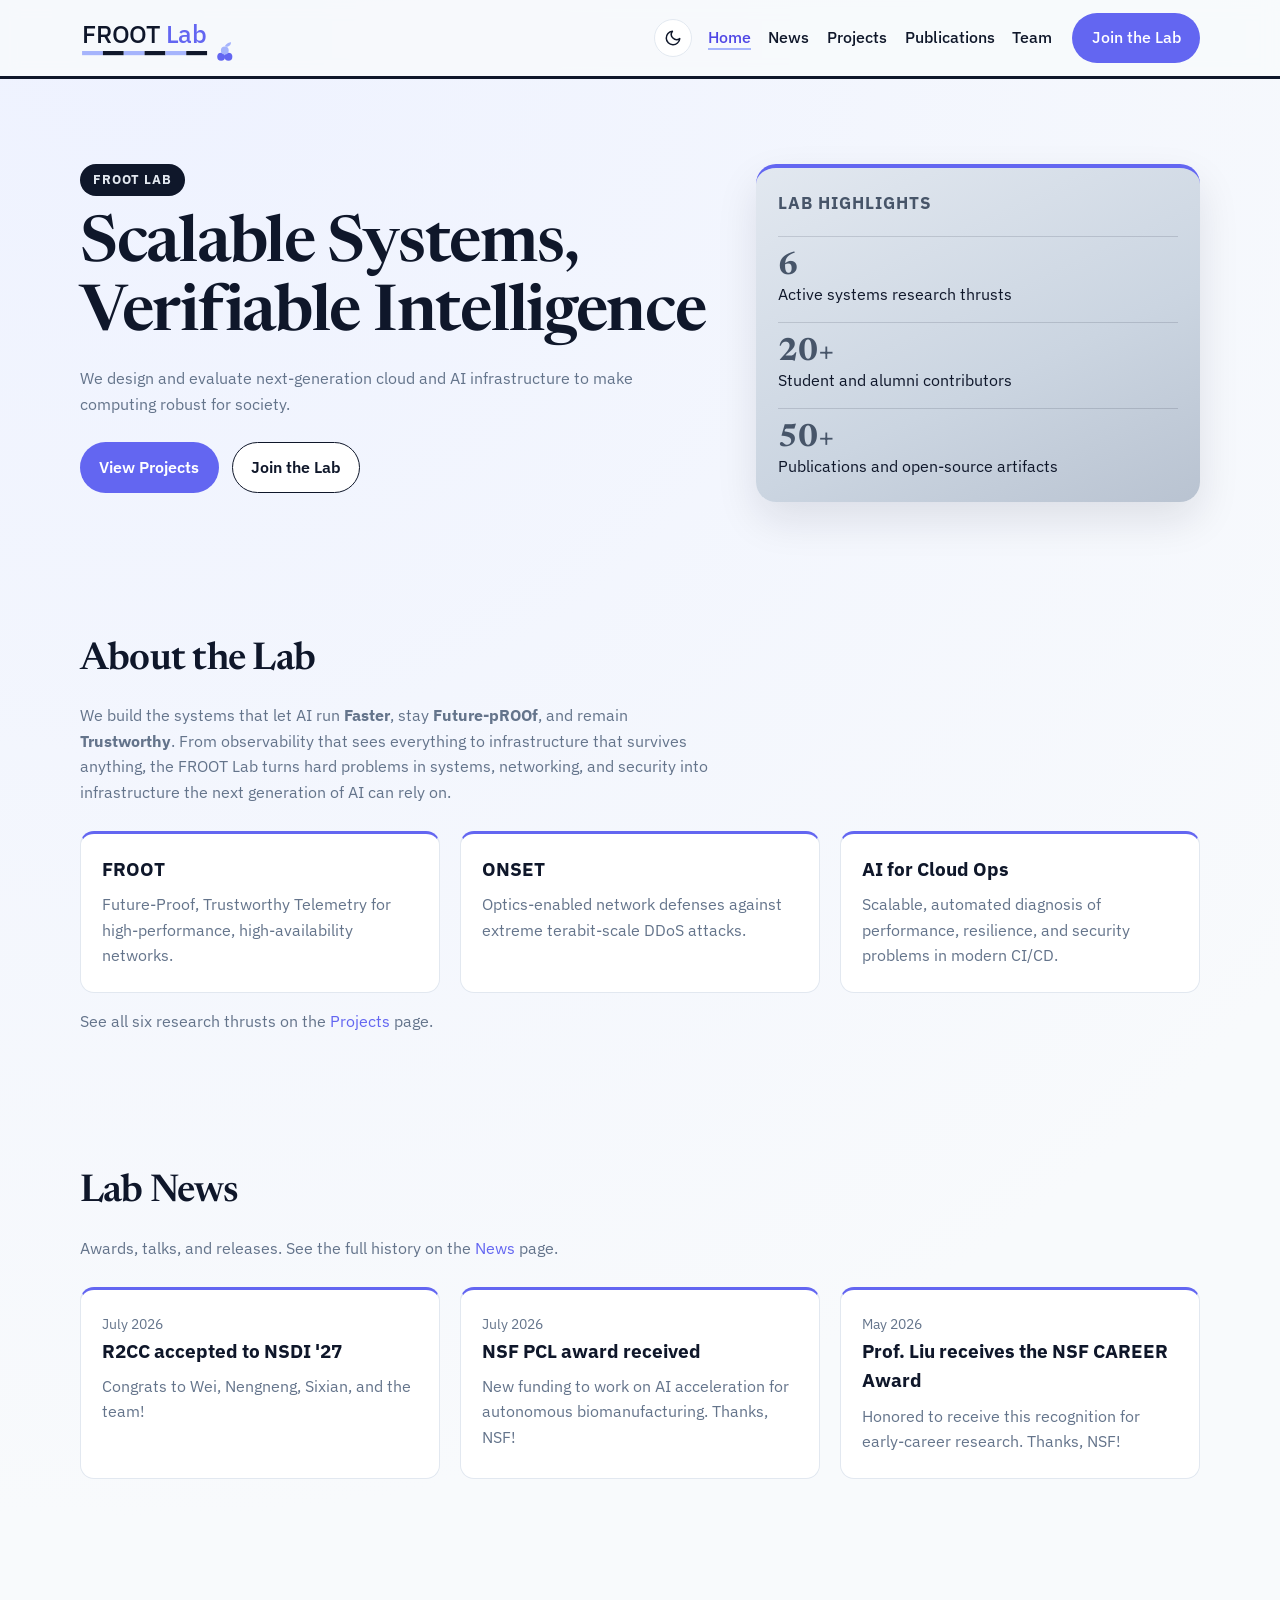
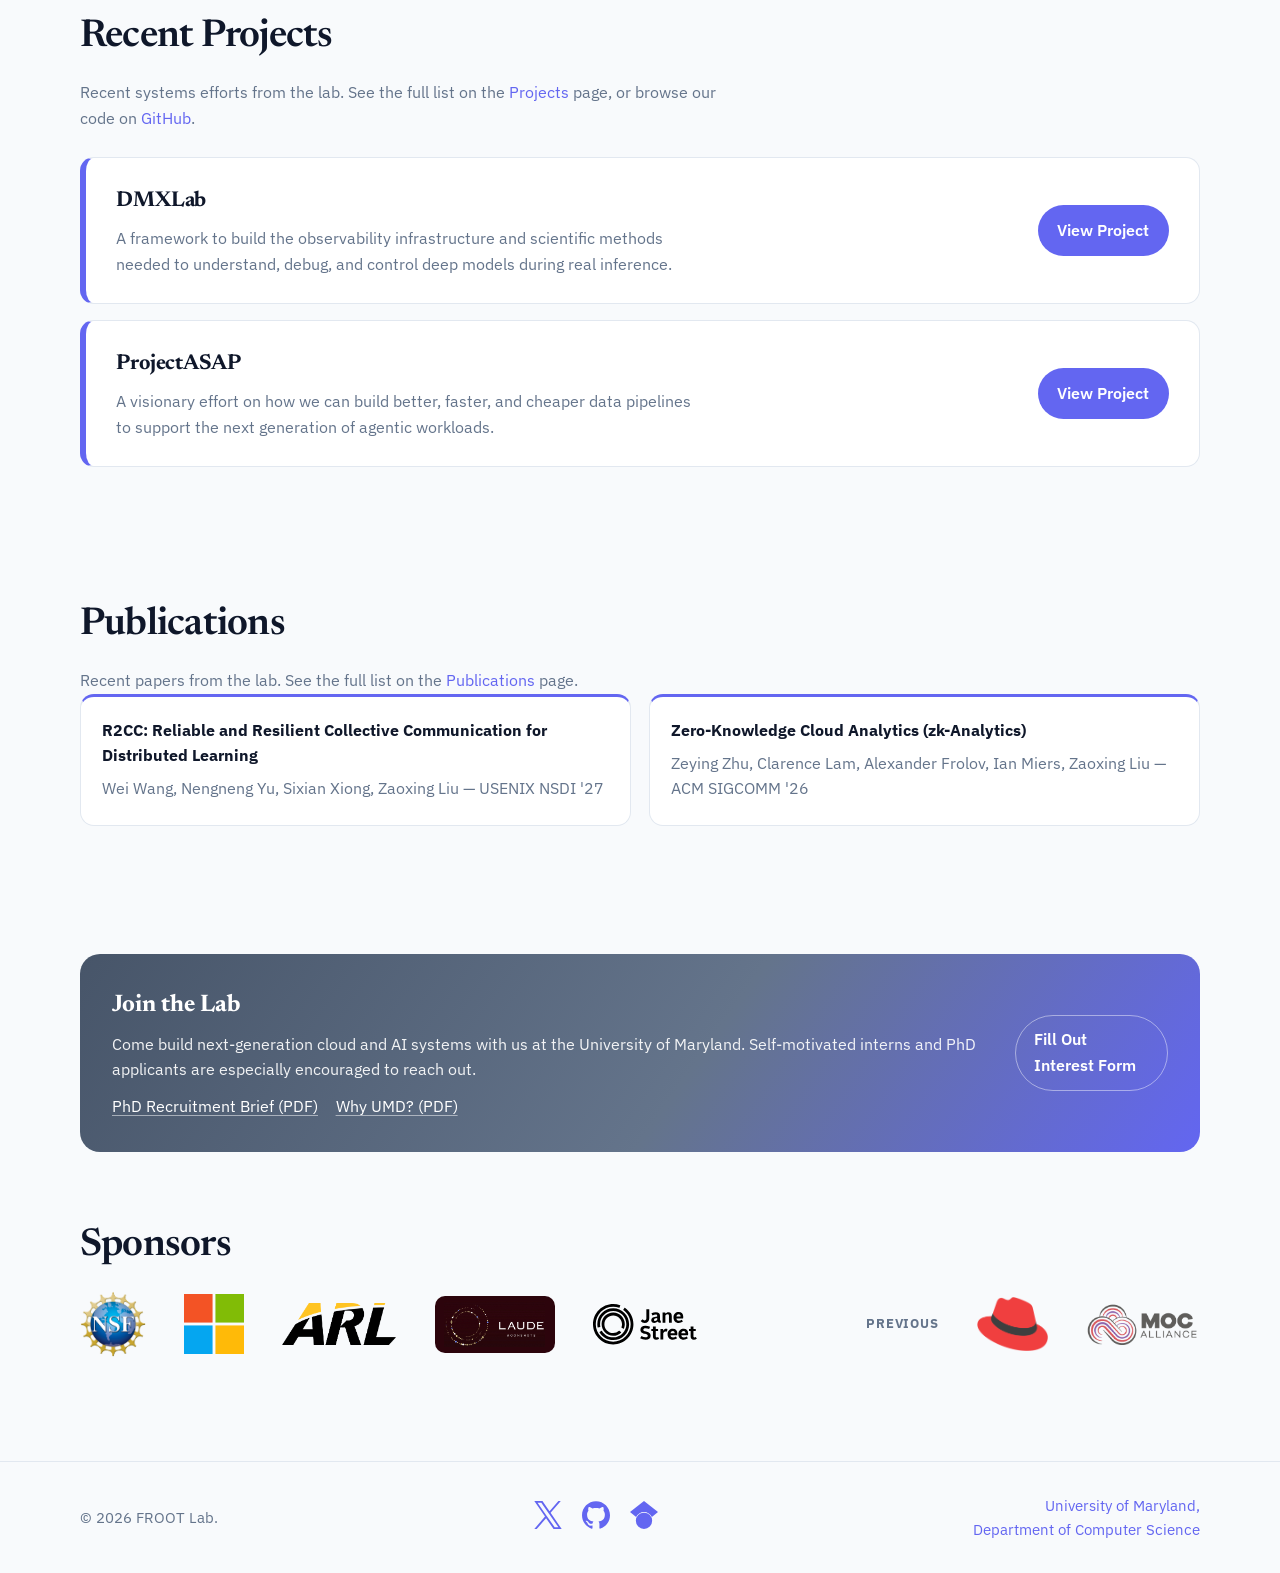
<file: index.html>
<!doctype html>
<html lang="en">
<head>
  <meta charset="UTF-8">
  <meta name="viewport" content="width=device-width, initial-scale=1">
  <script>
    (function () {
      try {
        var t = localStorage.getItem('froot-theme');
        if (t === 'light' || t === 'dark') {
          document.documentElement.setAttribute('data-theme', t);
        }
      } catch (e) {}
    })();
  </script>
  <title>FROOT Lab | University of Maryland</title>
  <meta name="description" content="Prof. Alan Liu leads the FROOT Lab in the Department of Computer Science at the University of Maryland, College Park, researching AI systems and infrastructure.">
  <link rel="icon" type="image/svg+xml" href="assets/img/logo/frootlab-mark.svg">
  <link rel="icon" type="image/png" sizes="32x32" href="assets/img/favicon-32x32.png">
  <link rel="icon" type="image/png" sizes="16x16" href="assets/img/favicon-16x16.png">
  <link rel="apple-touch-icon" href="assets/img/favicon-180x180.png">
  <link rel="preconnect" href="https://fonts.googleapis.com">
  <link rel="stylesheet" href="https://fonts.googleapis.com/css2?family=Newsreader:opsz,wght@6..72,500;6..72,600;6..72,700&family=IBM+Plex+Sans:wght@400;500;600;700&display=swap">
  <link rel="stylesheet" href="assets/css/style.css?v=20260928b">
</head>
<body>
<header class="site-header" role="banner">
  <div class="wrap">
    <a class="brand" href="index.html">
      <svg class="brand-logo" viewBox="40 34 297 96" role="img" aria-label="FROOT Lab" xmlns="http://www.w3.org/2000/svg">
        <text x="44" y="91" textLength="240" lengthAdjust="spacing" font-family="'IBM Plex Sans', Inter, Manrope, 'Helvetica Neue', Helvetica, Arial, sans-serif" font-size="48" font-weight="500"><tspan fill="var(--sl-text)">FROOT </tspan><tspan fill="var(--sl-primary)">Lab</tspan></text>
        <rect x="44" y="107" width="40" height="8" fill="var(--sl-accent)"/>
        <rect x="84" y="107" width="40" height="8" fill="var(--sl-text)"/>
        <rect x="124" y="107" width="40" height="8" fill="var(--sl-accent)"/>
        <rect x="164" y="107" width="40" height="8" fill="var(--sl-text)"/>
        <rect x="204" y="107" width="40" height="8" fill="var(--sl-accent)"/>
        <rect x="244" y="107" width="40" height="8" fill="var(--sl-text)"/>
        <g fill="var(--sl-primary)">
          <circle cx="311" cy="118" r="7.5"/>
          <circle cx="325" cy="118" r="7.5"/>
        </g>
        <g fill="var(--sl-accent)">
          <circle cx="318" cy="106" r="7.5"/>
          <path d="M318 98 C322 90 330 90 330 90 C330 97 323 100 318 98 Z"/>
        </g>
      </svg>
    </a>

    <div class="header-controls">
      <button class="theme-toggle" type="button" aria-label="Toggle dark mode" aria-pressed="false">
        <svg class="icon-sun" width="18" height="18" viewBox="0 0 24 24" fill="none" stroke="currentColor" stroke-width="2" stroke-linecap="round" stroke-linejoin="round" aria-hidden="true"><circle cx="12" cy="12" r="4"></circle><line x1="12" y1="2" x2="12" y2="4"></line><line x1="12" y1="20" x2="12" y2="22"></line><line x1="4.22" y1="4.22" x2="5.64" y2="5.64"></line><line x1="18.36" y1="18.36" x2="19.78" y2="19.78"></line><line x1="2" y1="12" x2="4" y2="12"></line><line x1="20" y1="12" x2="22" y2="12"></line><line x1="4.22" y1="19.78" x2="5.64" y2="18.36"></line><line x1="18.36" y1="5.64" x2="19.78" y2="4.22"></line></svg>
        <svg class="icon-moon" width="18" height="18" viewBox="0 0 24 24" fill="none" stroke="currentColor" stroke-width="2" stroke-linecap="round" stroke-linejoin="round" aria-hidden="true"><path d="M21 12.79A9 9 0 1 1 11.21 3 7 7 0 0 0 21 12.79z"></path></svg>
      </button>

      <button class="menu-toggle" type="button" aria-expanded="false" aria-controls="primary-nav">
        Menu
      </button>

      <nav id="primary-nav" class="site-nav" aria-label="Primary Menu">
      <ul>
        <li><a href="index.html" aria-current="page">Home</a></li>
        <li><a href="news.html">News</a></li>
        <li><a href="projects.html">Projects</a></li>
        <li><a href="publications.html">Publications</a></li>
        <li><a href="team.html">Team</a></li>
      </ul>
      <a class="button primary" href="#join">Join the Lab</a>
      </nav>
    </div>
  </div>
</header>

<main class="site-main">
  <section class="section hero">
    <div class="wrap hero-grid">
      <div>
        <span class="eyebrow">FROOT Lab</span>
        <h1>Scalable Systems, Verifiable Intelligence</h1>
        <p>We design and evaluate next-generation cloud and AI infrastructure to make computing robust for society.</p>
        <div class="hero-actions">
          <a class="button primary" href="projects.html">View Projects</a>
          <a class="button secondary" href="#join">Join the Lab</a>
        </div>
      </div>
      <aside class="hero-panel" aria-label="Lab highlights">
        <h3>Lab Highlights</h3>
        <ul class="metrics">
          <li>
            <span class="metric-number">6</span>
            <span>Active systems research thrusts</span>
          </li>
          <li>
            <span class="metric-number">20+</span>
            <span>Student and alumni contributors</span>
          </li>
          <li>
            <span class="metric-number">50+</span>
            <span>Publications and open-source artifacts</span>
          </li>
        </ul>
      </aside>
    </div>
  </section>

  <section id="about" class="section">
    <div class="wrap">
      <h2 class="section-title">About the Lab</h2>
      <p class="section-intro">We build the systems that let AI run <strong>Faster</strong>, stay <strong>Future-pROOf</strong>, and remain <strong>Trustworthy</strong>. From observability that sees everything to infrastructure that survives anything, the FROOT Lab turns hard problems in systems, networking, and security into infrastructure the next generation of AI can rely on.</p>
      <div class="card-grid">
        <article class="card">
          <h3 id="thrust-froot">FROOT</h3>
          <p>Future-Proof, Trustworthy Telemetry for high-performance, high-availability networks.</p>
          <a class="card-link" href="projects.html#froot" aria-labelledby="thrust-froot"></a>
        </article>
        <article class="card">
          <h3 id="thrust-onset">ONSET</h3>
          <p>Optics-enabled network defenses against extreme terabit-scale DDoS attacks.</p>
          <a class="card-link" href="projects.html#onset" aria-labelledby="thrust-onset"></a>
        </article>
        <article class="card">
          <h3 id="thrust-aiops">AI for Cloud Ops</h3>
          <p>Scalable, automated diagnosis of performance, resilience, and security problems in modern CI/CD.</p>
          <a class="card-link" href="projects.html#ai-for-cloud-ops" aria-labelledby="thrust-aiops"></a>
        </article>
      </div>
      <p class="section-intro" style="margin-top: 1rem;">See all six research thrusts on the <a href="projects.html">Projects</a> page.</p>
    </div>
  </section>

  <section id="news" class="section">
    <div class="wrap">
      <h2 class="section-title">Lab News</h2>
      <p class="section-intro">Awards, talks, and releases. See the full history on the <a href="news.html">News</a> page.</p>
      <div class="card-grid">
        <!-- Keep this to the 3 most recent items; the full history lives on news.html -->
        <article class="card">
          <span class="news-date">July 2026</span>
          <h3 id="news-r2cc-nsdi">R2CC accepted to NSDI '27</h3>
          <p>Congrats to Wei, Nengneng, Sixian, and the team!</p>
          <a class="card-link" href="news.html" aria-labelledby="news-r2cc-nsdi"></a>
        </article>
        <article class="card">
          <span class="news-date">July 2026</span>
          <h3 id="news-pcl-award">NSF PCL award received</h3>
          <p>New funding to work on AI acceleration for autonomous biomanufacturing. Thanks, NSF!</p>
          <a class="card-link" href="news.html" aria-labelledby="news-pcl-award"></a>
        </article>
        <article class="card">
          <span class="news-date">May 2026</span>
          <h3 id="news-career-award">Prof. Liu receives the NSF CAREER Award</h3>
          <p>Honored to receive this recognition for early-career research. Thanks, NSF!</p>
          <a class="card-link" href="news.html" aria-labelledby="news-career-award"></a>
        </article>
      </div>

    </div>
  </section>

  <section id="projects" class="section">
    <div class="wrap">
      <h2 class="section-title">Recent Projects</h2>
      <p class="section-intro">Recent systems efforts from the lab. See the full list on the <a href="projects.html">Projects</a> page, or browse our code on <a href="https://github.com/Froot-NetSys" target="_blank" rel="noopener">GitHub</a>.</p>
      <div class="featured-project">
        <div class="featured-body">
          <h3>DMXLab</h3>
          <p>A framework to build the observability infrastructure and scientific methods needed to understand, debug, and control deep models during real inference.</p>
        </div>
        <a class="button primary" href="https://projectdmx.github.io/" target="_blank" rel="noopener">View Project</a>
      </div>
      <div class="featured-project">
        <div class="featured-body">
          <h3>ProjectASAP</h3>
          <p>A visionary effort on how we can build better, faster, and cheaper data pipelines to support the next generation of agentic workloads.</p>
        </div>
        <a class="button primary" href="https://projectasap.github.io/" target="_blank" rel="noopener">View Project</a>
      </div>
    </div>
  </section>

  <section id="publications" class="section">
    <div class="wrap">
      <h2 class="section-title">Publications</h2>
      <p class="section-intro">Recent papers from the lab. See the full list on the <a href="publications.html">Publications</a> page.</p>
      <div class="two-col">
        <article class="card">
          <h4 id="pub-r2cc">R2CC: Reliable and Resilient Collective Communication for Distributed Learning</h4>
          <p>Wei Wang, Nengneng Yu, Sixian Xiong, Zaoxing Liu &mdash; USENIX NSDI '27</p>
          <a class="card-link" href="publications.html#r2cc" aria-labelledby="pub-r2cc"></a>
        </article>
        <article class="card">
          <h4 id="pub-zk-analytics">Zero-Knowledge Cloud Analytics (zk-Analytics)</h4>
          <p>Zeying Zhu, Clarence Lam, Alexander Frolov, Ian Miers, Zaoxing Liu &mdash; ACM SIGCOMM '26</p>
          <a class="card-link" href="publications.html#zk-analytics" aria-labelledby="pub-zk-analytics"></a>
        </article>
      </div>
    </div>
  </section>

  <section id="join" class="section">
    <div class="wrap">
      <div class="cta-band">
        <div>
          <h2>Join the Lab</h2>
          <p>Come build next-generation cloud and AI systems with us at the University of Maryland. Self-motivated interns and PhD applicants are especially encouraged to reach out.</p>
          <p class="cta-links">
            <a href="assets/files/UMD-PhD-Recruit.pdf" target="_blank" rel="noopener">PhD Recruitment Brief (PDF)</a>
            <a href="assets/files/Why-UMD.pdf" target="_blank" rel="noopener">Why UMD? (PDF)</a>
          </p>
        </div>
        <a class="button secondary" href="https://docs.google.com/forms/d/e/1FAIpQLSe5gPfwPG82GaYa3pOHnHAAjatavdDkvLAQxPf22k6zKhtgsA/viewform" target="_blank" rel="noopener">
          Fill Out Interest Form
        </a>
      </div>
    </div>
  </section>
  <section id="sponsors" class="section section--sponsors">
    <div class="wrap">
      <h2 class="section-title">Sponsors</h2>
      <ul class="sponsor-list" aria-label="Sponsors">
        <li class="sponsor-round"><a href="https://www.nsf.gov/" target="_blank" rel="noopener"><img src="assets/img/sponsors/nsf.png" alt="National Science Foundation"></a></li>
        <li class="sponsor-sq"><a href="https://www.microsoft.com/en-us/research/" target="_blank" rel="noopener"><img src="assets/img/sponsors/microsoft.svg" alt="Microsoft"></a></li>
        <li><a href="https://arl.devcom.army.mil/" target="_blank" rel="noopener"><img src="assets/img/sponsors/army-research-lab.png" alt="Army Research Laboratory"></a></li>
        <li class="sponsor-dark"><a href="https://www.laude.org/moonshots" target="_blank" rel="noopener"><img src="assets/img/sponsors/laude-moonshots.jpg" alt="Laude Moonshots"></a></li>
        <li><a href="https://www.janestreet.com/" target="_blank" rel="noopener"><img src="assets/img/sponsors/jane-street.svg" alt="Jane Street"></a></li>
        <li class="sponsor-tag">Previous</li>
        <li class="sponsor-muted sponsor-tall"><a href="https://research.redhat.com/" target="_blank" rel="noopener"><img src="assets/img/sponsors/redhat.png" alt="Red Hat"></a></li>
        <li class="sponsor-muted"><a href="https://massopen.cloud/" target="_blank" rel="noopener"><img src="assets/img/sponsors/mass-open-cloud.png" alt="Mass Open Cloud"></a></li>
      </ul>
    </div>
  </section>
</main>

<footer class="site-footer">
  <div class="wrap footer-row">
    <p>&copy; 2026 FROOT Lab.</p>
    <p class="footer-links">
      <a href="https://twitter.com/Alan_Lau" target="_blank" rel="noopener" aria-label="Twitter" title="Twitter">
        <svg viewBox="0 0 24 24" fill="currentColor" xmlns="http://www.w3.org/2000/svg"><path d="M14.234 10.162 22.977 0h-2.072l-7.591 8.824L7.251 0H.258l9.168 13.343L.258 24H2.33l8.016-9.318L16.749 24h6.993zm-2.837 3.299-.929-1.329L3.076 1.56h3.182l5.965 8.532.929 1.329 7.754 11.09h-3.182z"/></svg>
      </a>
      <a href="https://github.com/Froot-NetSys" target="_blank" rel="noopener" aria-label="GitHub" title="GitHub">
        <svg viewBox="0 0 24 24" fill="currentColor" xmlns="http://www.w3.org/2000/svg"><path d="M12 .297c-6.63 0-12 5.373-12 12 0 5.303 3.438 9.8 8.205 11.385.6.113.82-.258.82-.577 0-.285-.01-1.04-.015-2.04-3.338.724-4.042-1.61-4.042-1.61C4.422 18.07 3.633 17.7 3.633 17.7c-1.087-.744.084-.729.084-.729 1.205.084 1.838 1.236 1.838 1.236 1.07 1.835 2.809 1.305 3.495.998.108-.776.417-1.305.76-1.605-2.665-.3-5.466-1.332-5.466-5.93 0-1.31.465-2.38 1.235-3.22-.135-.303-.54-1.523.105-3.176 0 0 1.005-.322 3.3 1.23.96-.267 1.98-.399 3-.405 1.02.006 2.04.138 3 .405 2.28-1.552 3.285-1.23 3.285-1.23.645 1.653.24 2.873.12 3.176.765.84 1.23 1.91 1.23 3.22 0 4.61-2.805 5.625-5.475 5.92.42.36.81 1.096.81 2.22 0 1.606-.015 2.896-.015 3.286 0 .315.21.69.825.57C20.565 22.092 24 17.592 24 12.297c0-6.627-5.373-12-12-12"/></svg>
      </a>
      <a href="https://scholar.google.com/citations?user=qvK1_5wAAAAJ" target="_blank" rel="noopener" aria-label="Google Scholar" title="Google Scholar">
        <svg viewBox="0 0 24 24" fill="currentColor" xmlns="http://www.w3.org/2000/svg"><path d="M5.242 13.769L0 9.5 12 0l12 9.5-5.242 4.269C17.548 11.249 14.978 9.5 12 9.5c-2.977 0-5.548 1.748-6.758 4.269zM12 10a7 7 0 1 0 0 14 7 7 0 0 0 0-14z"/></svg>
      </a>
    </p>
    <p class="footer-university"><a href="https://www.cs.umd.edu/" target="_blank" rel="noopener">University of Maryland,<br>Department of Computer Science</a></p>
  </div>
</footer>
<script src="assets/js/theme.js?v=20260910"></script>
</body>
</html>
</file>
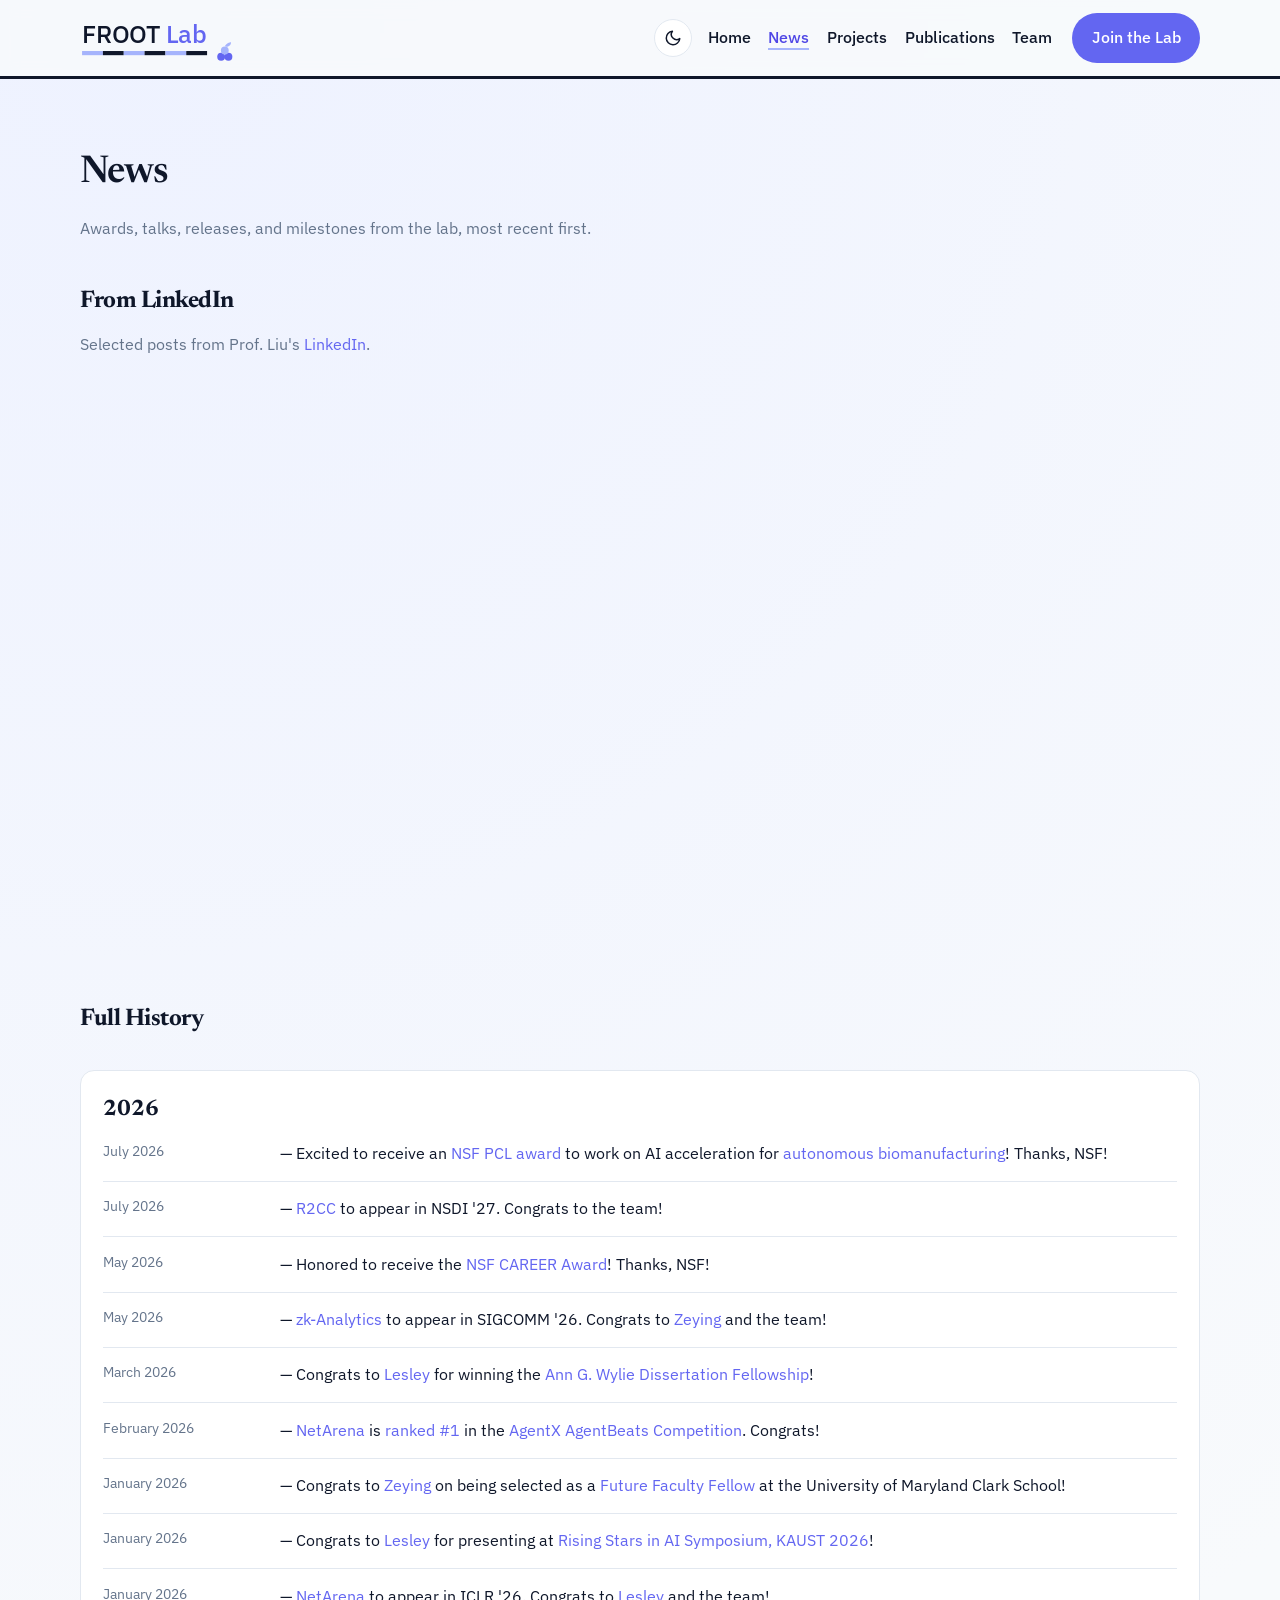
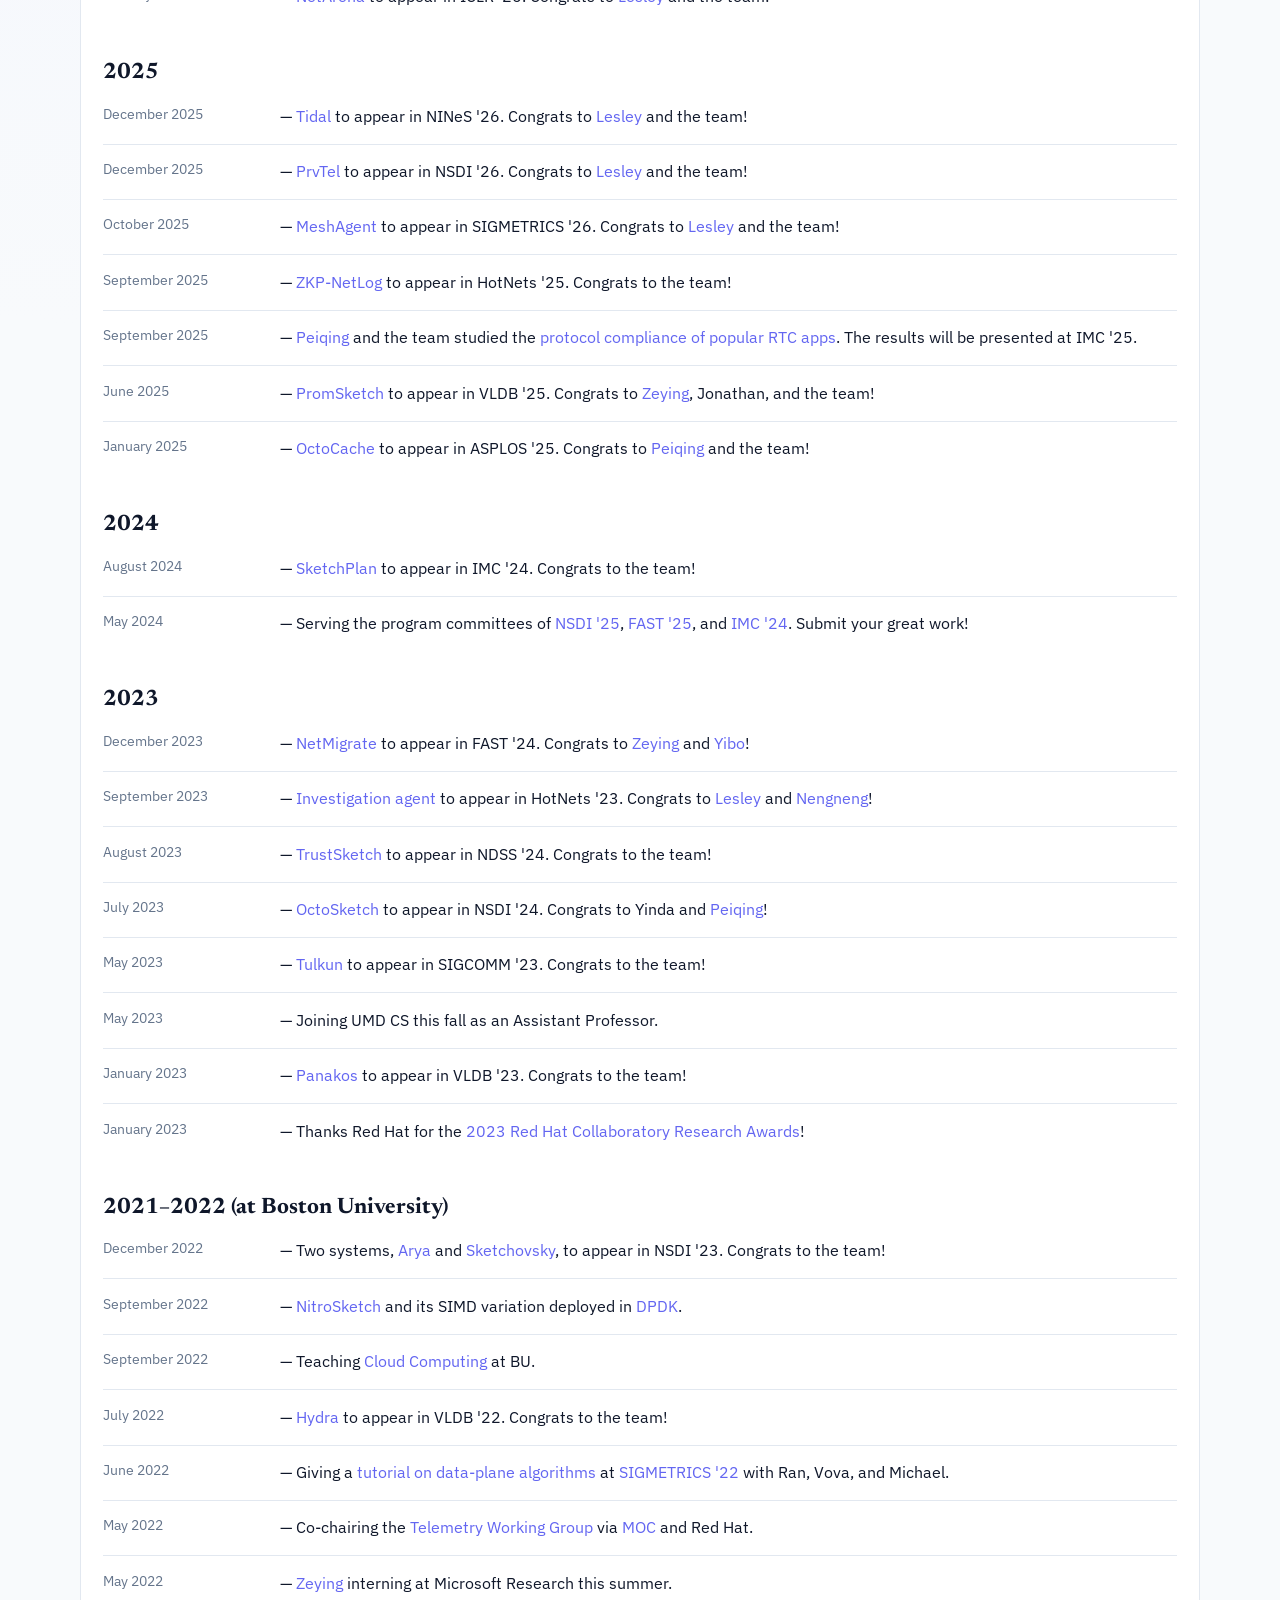
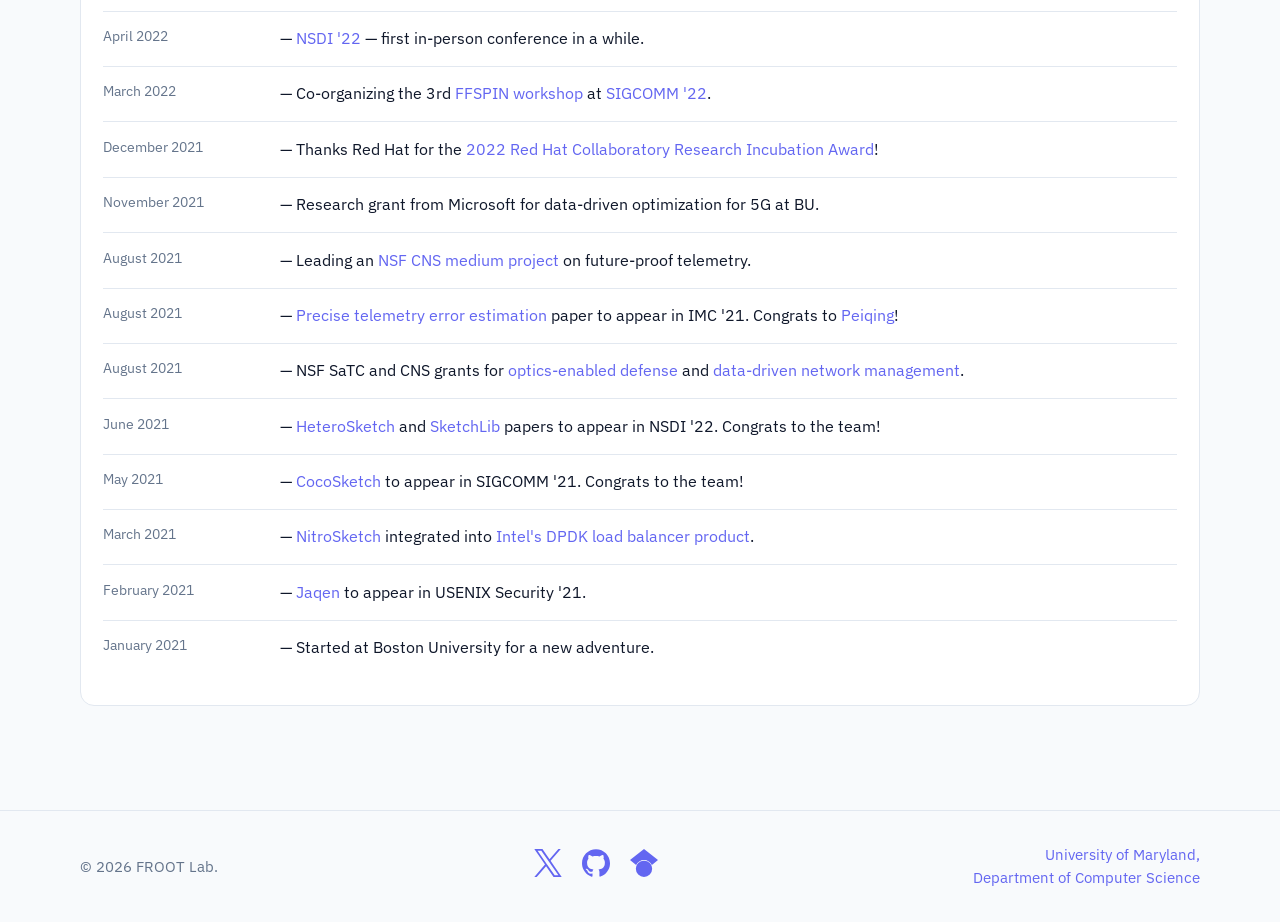
<file: news.html>
<!doctype html>
<html lang="en">
<head>
  <meta charset="UTF-8">
  <meta name="viewport" content="width=device-width, initial-scale=1">
  <script>
    (function () {
      try {
        var t = localStorage.getItem('froot-theme');
        if (t === 'light' || t === 'dark') {
          document.documentElement.setAttribute('data-theme', t);
        }
      } catch (e) {}
    })();
  </script>
  <title>News | FROOT Lab</title>
  <link rel="icon" type="image/svg+xml" href="assets/img/logo/frootlab-mark.svg">
  <link rel="icon" type="image/png" sizes="32x32" href="assets/img/favicon-32x32.png">
  <link rel="icon" type="image/png" sizes="16x16" href="assets/img/favicon-16x16.png">
  <link rel="apple-touch-icon" href="assets/img/favicon-180x180.png">
  <link rel="preconnect" href="https://fonts.googleapis.com">
  <link rel="stylesheet" href="https://fonts.googleapis.com/css2?family=Newsreader:opsz,wght@6..72,500;6..72,600;6..72,700&family=IBM+Plex+Sans:wght@400;500;600;700&display=swap">
  <link rel="stylesheet" href="assets/css/style.css?v=20260928b">
</head>
<body>
<header class="site-header" role="banner">
  <div class="wrap">
    <a class="brand" href="index.html">
      <svg class="brand-logo" viewBox="40 34 297 96" role="img" aria-label="FROOT Lab" xmlns="http://www.w3.org/2000/svg">
        <text x="44" y="91" textLength="240" lengthAdjust="spacing" font-family="'IBM Plex Sans', Inter, Manrope, 'Helvetica Neue', Helvetica, Arial, sans-serif" font-size="48" font-weight="500"><tspan fill="var(--sl-text)">FROOT </tspan><tspan fill="var(--sl-primary)">Lab</tspan></text>
        <rect x="44" y="107" width="40" height="8" fill="var(--sl-accent)"/>
        <rect x="84" y="107" width="40" height="8" fill="var(--sl-text)"/>
        <rect x="124" y="107" width="40" height="8" fill="var(--sl-accent)"/>
        <rect x="164" y="107" width="40" height="8" fill="var(--sl-text)"/>
        <rect x="204" y="107" width="40" height="8" fill="var(--sl-accent)"/>
        <rect x="244" y="107" width="40" height="8" fill="var(--sl-text)"/>
        <g fill="var(--sl-primary)">
          <circle cx="311" cy="118" r="7.5"/>
          <circle cx="325" cy="118" r="7.5"/>
        </g>
        <g fill="var(--sl-accent)">
          <circle cx="318" cy="106" r="7.5"/>
          <path d="M318 98 C322 90 330 90 330 90 C330 97 323 100 318 98 Z"/>
        </g>
      </svg>
    </a>

    <div class="header-controls">
      <button class="theme-toggle" type="button" aria-label="Toggle dark mode" aria-pressed="false">
        <svg class="icon-sun" width="18" height="18" viewBox="0 0 24 24" fill="none" stroke="currentColor" stroke-width="2" stroke-linecap="round" stroke-linejoin="round" aria-hidden="true"><circle cx="12" cy="12" r="4"></circle><line x1="12" y1="2" x2="12" y2="4"></line><line x1="12" y1="20" x2="12" y2="22"></line><line x1="4.22" y1="4.22" x2="5.64" y2="5.64"></line><line x1="18.36" y1="18.36" x2="19.78" y2="19.78"></line><line x1="2" y1="12" x2="4" y2="12"></line><line x1="20" y1="12" x2="22" y2="12"></line><line x1="4.22" y1="19.78" x2="5.64" y2="18.36"></line><line x1="18.36" y1="5.64" x2="19.78" y2="4.22"></line></svg>
        <svg class="icon-moon" width="18" height="18" viewBox="0 0 24 24" fill="none" stroke="currentColor" stroke-width="2" stroke-linecap="round" stroke-linejoin="round" aria-hidden="true"><path d="M21 12.79A9 9 0 1 1 11.21 3 7 7 0 0 0 21 12.79z"></path></svg>
      </button>

      <button class="menu-toggle" type="button" aria-expanded="false" aria-controls="primary-nav">
        Menu
      </button>

      <nav id="primary-nav" class="site-nav" aria-label="Primary Menu">
      <ul>
        <li><a href="index.html">Home</a></li>
        <li><a href="news.html" aria-current="page">News</a></li>
        <li><a href="projects.html">Projects</a></li>
        <li><a href="publications.html">Publications</a></li>
        <li><a href="team.html">Team</a></li>
      </ul>
      <a class="button primary" href="index.html#join">Join the Lab</a>
      </nav>
    </div>
  </div>
</header>

<main class="section">
  <div class="wrap">
    <h1 class="section-title">News</h1>
    <p class="section-intro">Awards, talks, releases, and milestones from the lab, most recent first.</p>

    <h2 class="section-subtitle">From LinkedIn</h2>
    <p class="section-intro">
      Selected posts from Prof. Liu's <a href="https://www.linkedin.com/in/zaoxing/" target="_blank" rel="noopener">LinkedIn</a>.
    </p>
    <!--
      To pin a post: open it on LinkedIn -> ... menu on the post -> "Embed this post"
      -> copy the <iframe> code LinkedIn gives you -> add it as a new .linkedin-slot
      block here, alongside the ones already there, e.g.:
        <div class="linkedin-slot">
          <iframe src="https://www.linkedin.com/embed/feed/update/urn:li:share:XXXXXXXXXXXXXXXXXXX"
                  height="399" width="504" frameborder="0" allowfullscreen title="Embedded LinkedIn post"></iframe>
        </div>
      This shows real LinkedIn content (likes/comments update live), but doesn't
      sync automatically -- add new posts here by hand as they're published.
    -->
    <div class="linkedin-grid">
      <div class="linkedin-slot">
        <iframe src="https://www.linkedin.com/embed/feed/update/urn:li:share:7498150496646352896"
                height="578" width="504" frameborder="0" allowfullscreen title="Embedded LinkedIn post"></iframe>
      </div>
      <div class="linkedin-slot">
        <iframe src="https://www.linkedin.com/embed/feed/update/urn:li:share:7496234053923233792?collapsed=1"
                height="490" width="504" frameborder="0" allowfullscreen title="Embedded LinkedIn post"></iframe>
      </div>
    </div>

    <h2 class="section-subtitle">Full History</h2>
    <div class="content-shell page-content">
      <h2>2026</h2>
      <ul class="pub-list news-list">
        <li><span class="news-date">July 2026</span> <span class="news-text">&mdash; Excited to receive an <a href="https://www.nsf.gov/awardsearch/showAward?AWD_ID=2607564" target="_blank" rel="noopener">NSF PCL award</a> to work on AI acceleration for <a href="https://today.umd.edu/nsf-awards-umd-17-3m-to-establish-autonomous-biomanufacturing-lab" target="_blank" rel="noopener">autonomous biomanufacturing</a>! Thanks, NSF!</span></li>
        <li><span class="news-date">July 2026</span> <span class="news-text">&mdash; <a href="publications.html#r2cc">R2CC</a> to appear in NSDI '27. Congrats to the team!</span></li>
        <li><span class="news-date">May 2026</span> <span class="news-text">&mdash; Honored to receive the <a href="https://www.nsf.gov/awardsearch/showAward?AWD_ID=2544434" target="_blank" rel="noopener">NSF CAREER Award</a>! Thanks, NSF!</span></li>
        <li><span class="news-date">May 2026</span> <span class="news-text">&mdash; <a href="publications.html#zk-analytics">zk-Analytics</a> to appear in SIGCOMM '26. Congrats to <a href="team.html#zeying-zhu">Zeying</a> and the team!</span></li>
        <li><span class="news-date">March 2026</span> <span class="news-text">&mdash; Congrats to <a href="team.html#lesley-zhou">Lesley</a> for winning the <a href="https://gradschool.umd.edu/funding/student-fellowships-awards/semester-dissertation-fellowships-wylie-and-lee-thornton" target="_blank" rel="noopener">Ann G. Wylie Dissertation Fellowship</a>!</span></li>
        <li><span class="news-date">February 2026</span> <span class="news-text">&mdash; <a href="publications.html#netarena">NetArena</a> is <a href="https://agentbeats.dev/Kolleida/netarena-k8s-policy-benchmark" target="_blank" rel="noopener">ranked #1</a> in the <a href="https://berkeleyrdi.substack.com/p/agentic-ai-weekly-berkeley-rdi-february-228" target="_blank" rel="noopener">AgentX AgentBeats Competition</a>. Congrats!</span></li>
        <li><span class="news-date">January 2026</span> <span class="news-text">&mdash; Congrats to <a href="team.html#zeying-zhu">Zeying</a> on being selected as a <a href="https://eng.umd.edu/academics-students/current-students/future-faculty-program" target="_blank" rel="noopener">Future Faculty Fellow</a> at the University of Maryland Clark School!</span></li>
        <li><span class="news-date">January 2026</span> <span class="news-text">&mdash; Congrats to <a href="team.html#lesley-zhou">Lesley</a> for presenting at <a href="https://www.kaust.edu.sa/events/rsais26/" target="_blank" rel="noopener">Rising Stars in AI Symposium, KAUST 2026</a>!</span></li>
        <li><span class="news-date">January 2026</span> <span class="news-text">&mdash; <a href="publications.html#netarena">NetArena</a> to appear in ICLR '26. Congrats to <a href="team.html#lesley-zhou">Lesley</a> and the team!</span></li>
      </ul>

      <h2>2025</h2>
      <ul class="pub-list news-list">
        <li><span class="news-date">December 2025</span> <span class="news-text">&mdash; <a href="publications.html#tidal">Tidal</a> to appear in NINeS '26. Congrats to <a href="team.html#lesley-zhou">Lesley</a> and the team!</span></li>
        <li><span class="news-date">December 2025</span> <span class="news-text">&mdash; <a href="publications.html#prvtel">PrvTel</a> to appear in NSDI '26. Congrats to <a href="team.html#lesley-zhou">Lesley</a> and the team!</span></li>
        <li><span class="news-date">October 2025</span> <span class="news-text">&mdash; <a href="publications.html#meshagent">MeshAgent</a> to appear in SIGMETRICS '26. Congrats to <a href="team.html#lesley-zhou">Lesley</a> and the team!</span></li>
        <li><span class="news-date">September 2025</span> <span class="news-text">&mdash; <a href="publications.html#verifiable-telemetry">ZKP-NetLog</a> to appear in HotNets '25. Congrats to the team!</span></li>
        <li><span class="news-date">September 2025</span> <span class="news-text">&mdash; <a href="team.html#peiqing-chen">Peiqing</a> and the team studied the <a href="publications.html#rtc-compliance">protocol compliance of popular RTC apps</a>. The results will be presented at IMC '25.</span></li>
        <li><span class="news-date">June 2025</span> <span class="news-text">&mdash; <a href="publications.html#promsketch">PromSketch</a> to appear in VLDB '25. Congrats to <a href="team.html#zeying-zhu">Zeying</a>, Jonathan, and the team!</span></li>
        <li><span class="news-date">January 2025</span> <span class="news-text">&mdash; <a href="publications.html#octocache">OctoCache</a> to appear in ASPLOS '25. Congrats to <a href="team.html#peiqing-chen">Peiqing</a> and the team!</span></li>
      </ul>

      <h2>2024</h2>
      <ul class="pub-list news-list">
        <li><span class="news-date">August 2024</span> <span class="news-text">&mdash; <a href="publications.html#sketchplan">SketchPlan</a> to appear in IMC '24. Congrats to the team!</span></li>
        <li><span class="news-date">May 2024</span> <span class="news-text">&mdash; Serving the program committees of <a href="https://www.usenix.org/conference/nsdi25/call-for-papers" target="_blank" rel="noopener">NSDI '25</a>, <a href="https://www.usenix.org/conference/fast25/call-for-papers" target="_blank" rel="noopener">FAST '25</a>, and <a href="https://conferences.sigcomm.org/imc/2024/committees/" target="_blank" rel="noopener">IMC '24</a>. Submit your great work!</span></li>
      </ul>

      <h2>2023</h2>
      <ul class="pub-list news-list">
        <li><span class="news-date">December 2023</span> <span class="news-text">&mdash; <a href="publications.html#netmigrate">NetMigrate</a> to appear in FAST '24. Congrats to <a href="team.html#zeying-zhu">Zeying</a> and <a href="team.html#yibo-zhao">Yibo</a>!</span></li>
        <li><span class="news-date">September 2023</span> <span class="news-text">&mdash; <a href="publications.html#incident-agents">Investigation agent</a> to appear in HotNets '23. Congrats to <a href="team.html#lesley-zhou">Lesley</a> and <a href="team.html#nengneng-yu">Nengneng</a>!</span></li>
        <li><span class="news-date">August 2023</span> <span class="news-text">&mdash; <a href="publications.html#trustsketch">TrustSketch</a> to appear in NDSS '24. Congrats to the team!</span></li>
        <li><span class="news-date">July 2023</span> <span class="news-text">&mdash; <a href="publications.html#octosketch">OctoSketch</a> to appear in NSDI '24. Congrats to Yinda and <a href="team.html#peiqing-chen">Peiqing</a>!</span></li>
        <li><span class="news-date">May 2023</span> <span class="news-text">&mdash; <a href="publications.html#tulkun">Tulkun</a> to appear in SIGCOMM '23. Congrats to the team!</span></li>
        <li><span class="news-date">May 2023</span> <span class="news-text">&mdash; Joining UMD CS this fall as an Assistant Professor.</span></li>
        <li><span class="news-date">January 2023</span> <span class="news-text">&mdash; <a href="publications.html#panakos">Panakos</a> to appear in VLDB '23. Congrats to the team!</span></li>
        <li><span class="news-date">January 2023</span> <span class="news-text">&mdash; Thanks Red Hat for the <a href="https://www.bu.edu/rhcollab/2023/01/27/2023-red-hat-collaboratory-research-incubation-awards-recipients/" target="_blank" rel="noopener">2023 Red Hat Collaboratory Research Awards</a>!</span></li>
      </ul>

      <h2>2021&ndash;2022 (at Boston University)</h2>
      <ul class="pub-list news-list">
        <li><span class="news-date">December 2022</span> <span class="news-text">&mdash; Two systems, <a href="publications.html#arya">Arya</a> and <a href="publications.html#sketchovsky">Sketchovsky</a>, to appear in NSDI '23. Congrats to the team!</span></li>
        <li><span class="news-date">September 2022</span> <span class="news-text">&mdash; <a href="publications.html#nitrosketch">NitroSketch</a> and its SIMD variation deployed in <a href="https://doc.dpdk.org/guides/rel_notes/release_22_11.html" target="_blank" rel="noopener">DPDK</a>.</span></li>
        <li><span class="news-date">September 2022</span> <span class="news-text">&mdash; Teaching <a href="https://zaoxing.github.io/teaching/2022-fall-cloud" target="_blank" rel="noopener">Cloud Computing</a> at BU.</span></li>
        <li><span class="news-date">July 2022</span> <span class="news-text">&mdash; <a href="publications.html#hydra">Hydra</a> to appear in VLDB '22. Congrats to the team!</span></li>
        <li><span class="news-date">June 2022</span> <span class="news-text">&mdash; Giving a <a href="https://www.sigmetrics.org/sigmetrics2022/tutorials.html#tutorial4" target="_blank" rel="noopener">tutorial on data-plane algorithms</a> at <a href="https://www.sigmetrics.org/sigmetrics2022/" target="_blank" rel="noopener">SIGMETRICS '22</a> with Ran, Vova, and Michael.</span></li>
        <li><span class="news-date">May 2022</span> <span class="news-text">&mdash; Co-chairing the <a href="https://openinfralabs.org/telemetry/" target="_blank" rel="noopener">Telemetry Working Group</a> via <a href="https://massopen.cloud/" target="_blank" rel="noopener">MOC</a> and Red Hat.</span></li>
        <li><span class="news-date">May 2022</span> <span class="news-text">&mdash; <a href="team.html#zeying-zhu">Zeying</a> interning at Microsoft Research this summer.</span></li>
        <li><span class="news-date">April 2022</span> <span class="news-text">&mdash; <a href="https://www.usenix.org/conference/nsdi22" target="_blank" rel="noopener">NSDI '22</a> &mdash; first in-person conference in a while.</span></li>
        <li><span class="news-date">March 2022</span> <span class="news-text">&mdash; Co-organizing the 3rd <a href="https://conferences.sigcomm.org/sigcomm/2022/workshop-ffspin.html" target="_blank" rel="noopener">FFSPIN workshop</a> at <a href="https://conferences.sigcomm.org/sigcomm/2022/" target="_blank" rel="noopener">SIGCOMM '22</a>.</span></li>
        <li><span class="news-date">December 2021</span> <span class="news-text">&mdash; Thanks Red Hat for the <a href="https://research.redhat.com/blog/article/sixteen-red-hat-collaboratory-research-incubation-award-winners-announced/" target="_blank" rel="noopener">2022 Red Hat Collaboratory Research Incubation Award</a>!</span></li>
        <li><span class="news-date">November 2021</span> <span class="news-text">&mdash; Research grant from Microsoft for data-driven optimization for 5G at BU.</span></li>
        <li><span class="news-date">August 2021</span> <span class="news-text">&mdash; Leading an <a href="https://www.nsf.gov/awardsearch/showAward?AWD_ID=2107086" target="_blank" rel="noopener">NSF CNS medium project</a> on future-proof telemetry.</span></li>
        <li><span class="news-date">August 2021</span> <span class="news-text">&mdash; <a href="publications.html#sketch-error-estimation">Precise telemetry error estimation</a> paper to appear in IMC '21. Congrats to <a href="team.html#peiqing-chen">Peiqing</a>!</span></li>
        <li><span class="news-date">August 2021</span> <span class="news-text">&mdash; NSF SaTC and CNS grants for <a href="https://www.nsf.gov/awardsearch/showAward?AWD_ID=2132643" target="_blank" rel="noopener">optics-enabled defense</a> and <a href="https://www.nsf.gov/awardsearch/showAward?AWD_ID=2106946" target="_blank" rel="noopener">data-driven network management</a>.</span></li>
        <li><span class="news-date">June 2021</span> <span class="news-text">&mdash; <a href="publications.html#heterosketch">HeteroSketch</a> and <a href="publications.html#sketchlib">SketchLib</a> papers to appear in NSDI '22. Congrats to the team!</span></li>
        <li><span class="news-date">May 2021</span> <span class="news-text">&mdash; <a href="publications.html#cocosketch">CocoSketch</a> to appear in SIGCOMM '21. Congrats to the team!</span></li>
        <li><span class="news-date">March 2021</span> <span class="news-text">&mdash; <a href="publications.html#nitrosketch">NitroSketch</a> integrated into <a href="https://www.idies.jhu.edu/intel-adopts-idies-load-balancer-technology/" target="_blank" rel="noopener">Intel's DPDK load balancer product</a>.</span></li>
        <li><span class="news-date">February 2021</span> <span class="news-text">&mdash; <a href="publications.html#jaqen">Jaqen</a> to appear in USENIX Security '21.</span></li>
        <li><span class="news-date">January 2021</span> <span class="news-text">&mdash; Started at Boston University for a new adventure.</span></li>
      </ul>
    </div>
  </div>
</main>

<footer class="site-footer">
  <div class="wrap footer-row">
    <p>&copy; 2026 FROOT Lab.</p>
    <p class="footer-links">
      <a href="https://twitter.com/Alan_Lau" target="_blank" rel="noopener" aria-label="Twitter" title="Twitter">
        <svg viewBox="0 0 24 24" fill="currentColor" xmlns="http://www.w3.org/2000/svg"><path d="M14.234 10.162 22.977 0h-2.072l-7.591 8.824L7.251 0H.258l9.168 13.343L.258 24H2.33l8.016-9.318L16.749 24h6.993zm-2.837 3.299-.929-1.329L3.076 1.56h3.182l5.965 8.532.929 1.329 7.754 11.09h-3.182z"/></svg>
      </a>
      <a href="https://github.com/Froot-NetSys" target="_blank" rel="noopener" aria-label="GitHub" title="GitHub">
        <svg viewBox="0 0 24 24" fill="currentColor" xmlns="http://www.w3.org/2000/svg"><path d="M12 .297c-6.63 0-12 5.373-12 12 0 5.303 3.438 9.8 8.205 11.385.6.113.82-.258.82-.577 0-.285-.01-1.04-.015-2.04-3.338.724-4.042-1.61-4.042-1.61C4.422 18.07 3.633 17.7 3.633 17.7c-1.087-.744.084-.729.084-.729 1.205.084 1.838 1.236 1.838 1.236 1.07 1.835 2.809 1.305 3.495.998.108-.776.417-1.305.76-1.605-2.665-.3-5.466-1.332-5.466-5.93 0-1.31.465-2.38 1.235-3.22-.135-.303-.54-1.523.105-3.176 0 0 1.005-.322 3.3 1.23.96-.267 1.98-.399 3-.405 1.02.006 2.04.138 3 .405 2.28-1.552 3.285-1.23 3.285-1.23.645 1.653.24 2.873.12 3.176.765.84 1.23 1.91 1.23 3.22 0 4.61-2.805 5.625-5.475 5.92.42.36.81 1.096.81 2.22 0 1.606-.015 2.896-.015 3.286 0 .315.21.69.825.57C20.565 22.092 24 17.592 24 12.297c0-6.627-5.373-12-12-12"/></svg>
      </a>
      <a href="https://scholar.google.com/citations?user=qvK1_5wAAAAJ" target="_blank" rel="noopener" aria-label="Google Scholar" title="Google Scholar">
        <svg viewBox="0 0 24 24" fill="currentColor" xmlns="http://www.w3.org/2000/svg"><path d="M5.242 13.769L0 9.5 12 0l12 9.5-5.242 4.269C17.548 11.249 14.978 9.5 12 9.5c-2.977 0-5.548 1.748-6.758 4.269zM12 10a7 7 0 1 0 0 14 7 7 0 0 0 0-14z"/></svg>
      </a>
    </p>
    <p class="footer-university"><a href="https://www.cs.umd.edu/" target="_blank" rel="noopener">University of Maryland,<br>Department of Computer Science</a></p>
  </div>
</footer>
<script src="assets/js/theme.js?v=20260910"></script>
</body>
</html>
</file>
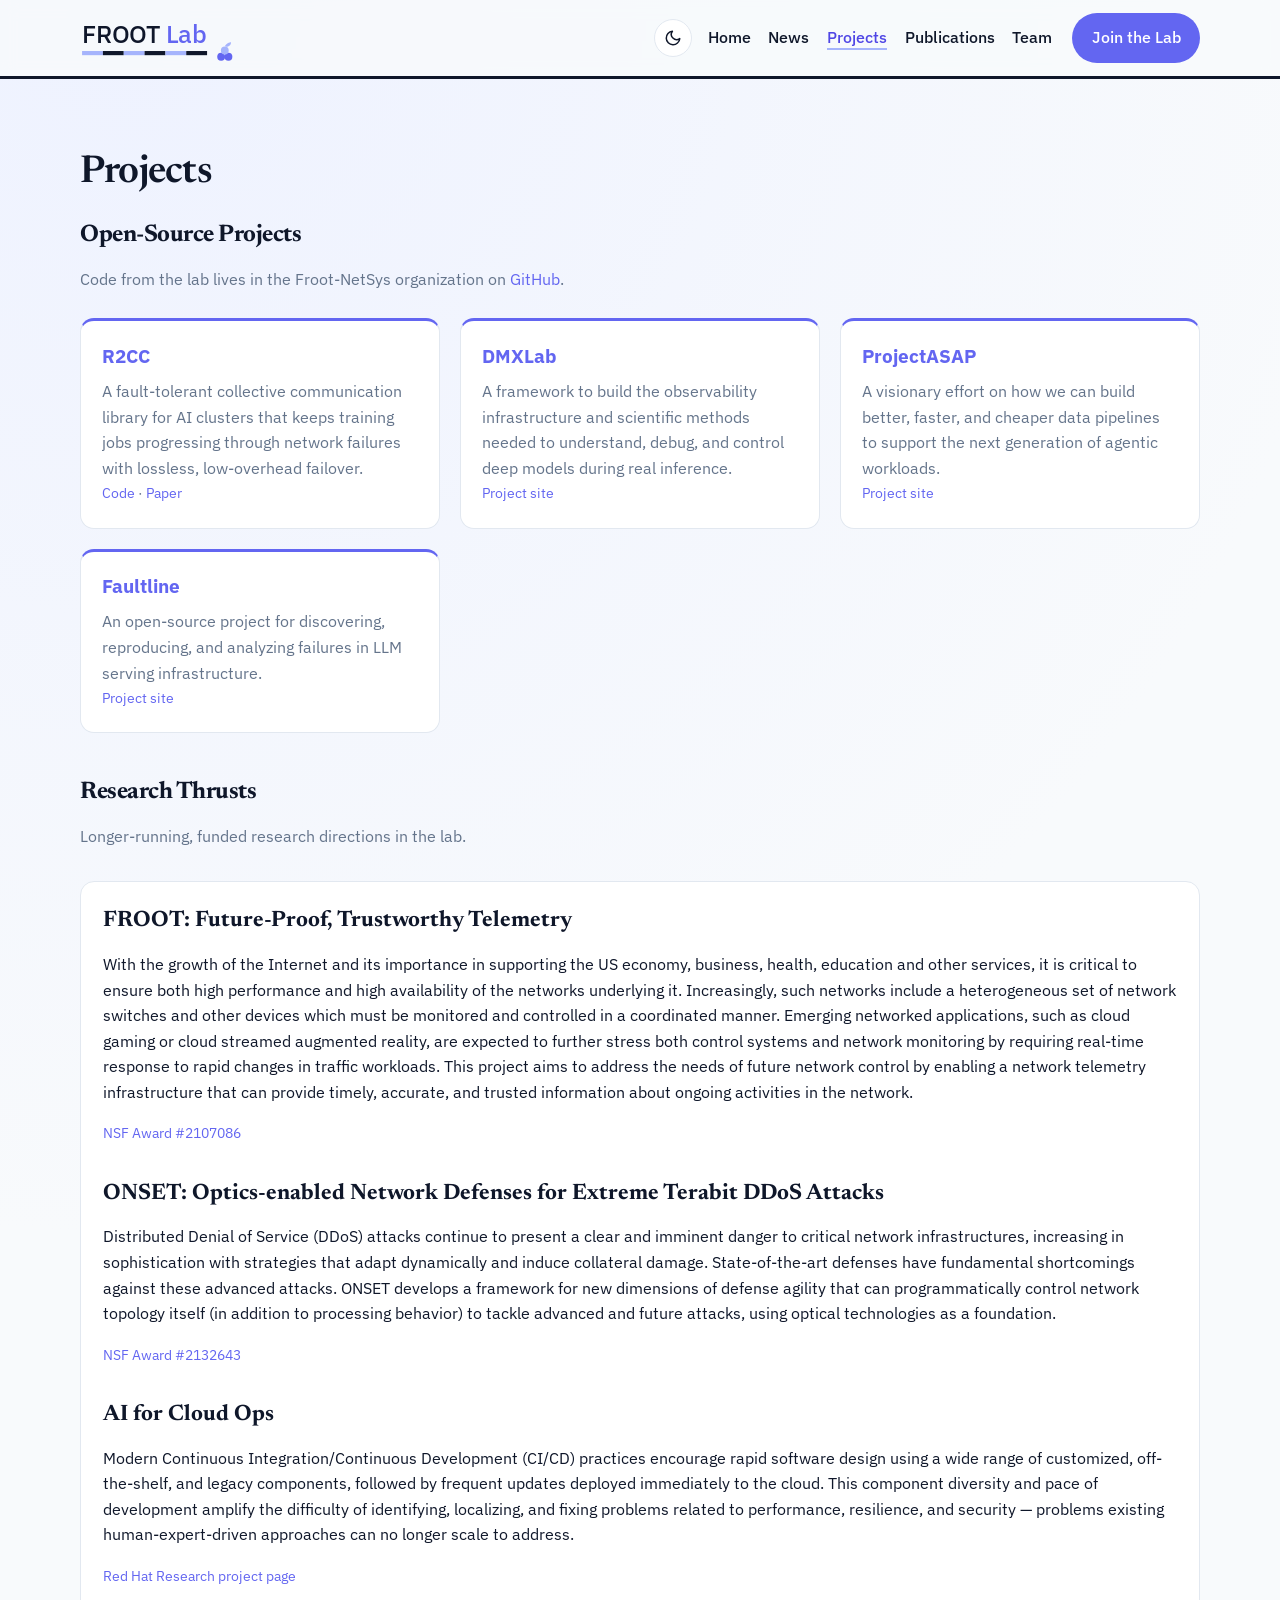
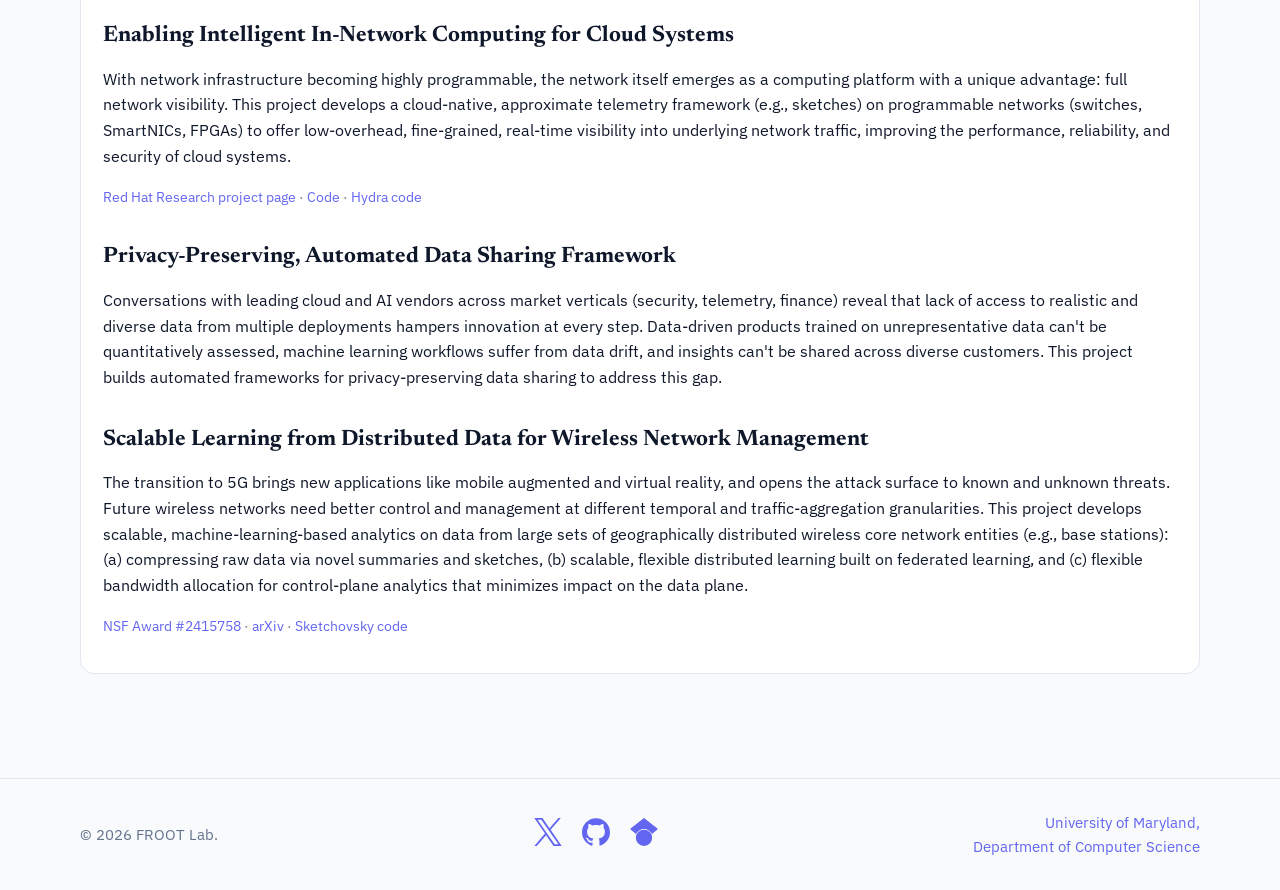
<file: projects.html>
<!doctype html>
<html lang="en">
<head>
  <meta charset="UTF-8">
  <meta name="viewport" content="width=device-width, initial-scale=1">
  <script>
    (function () {
      try {
        var t = localStorage.getItem('froot-theme');
        if (t === 'light' || t === 'dark') {
          document.documentElement.setAttribute('data-theme', t);
        }
      } catch (e) {}
    })();
  </script>
  <title>Projects | FROOT Lab</title>
  <link rel="icon" type="image/svg+xml" href="assets/img/logo/frootlab-mark.svg">
  <link rel="icon" type="image/png" sizes="32x32" href="assets/img/favicon-32x32.png">
  <link rel="icon" type="image/png" sizes="16x16" href="assets/img/favicon-16x16.png">
  <link rel="apple-touch-icon" href="assets/img/favicon-180x180.png">
  <link rel="preconnect" href="https://fonts.googleapis.com">
  <link rel="stylesheet" href="https://fonts.googleapis.com/css2?family=Newsreader:opsz,wght@6..72,500;6..72,600;6..72,700&family=IBM+Plex+Sans:wght@400;500;600;700&display=swap">
  <link rel="stylesheet" href="assets/css/style.css?v=20260928b">
</head>
<body>
<header class="site-header" role="banner">
  <div class="wrap">
    <a class="brand" href="index.html">
      <svg class="brand-logo" viewBox="40 34 297 96" role="img" aria-label="FROOT Lab" xmlns="http://www.w3.org/2000/svg">
        <text x="44" y="91" textLength="240" lengthAdjust="spacing" font-family="'IBM Plex Sans', Inter, Manrope, 'Helvetica Neue', Helvetica, Arial, sans-serif" font-size="48" font-weight="500"><tspan fill="var(--sl-text)">FROOT </tspan><tspan fill="var(--sl-primary)">Lab</tspan></text>
        <rect x="44" y="107" width="40" height="8" fill="var(--sl-accent)"/>
        <rect x="84" y="107" width="40" height="8" fill="var(--sl-text)"/>
        <rect x="124" y="107" width="40" height="8" fill="var(--sl-accent)"/>
        <rect x="164" y="107" width="40" height="8" fill="var(--sl-text)"/>
        <rect x="204" y="107" width="40" height="8" fill="var(--sl-accent)"/>
        <rect x="244" y="107" width="40" height="8" fill="var(--sl-text)"/>
        <g fill="var(--sl-primary)">
          <circle cx="311" cy="118" r="7.5"/>
          <circle cx="325" cy="118" r="7.5"/>
        </g>
        <g fill="var(--sl-accent)">
          <circle cx="318" cy="106" r="7.5"/>
          <path d="M318 98 C322 90 330 90 330 90 C330 97 323 100 318 98 Z"/>
        </g>
      </svg>
    </a>

    <div class="header-controls">
      <button class="theme-toggle" type="button" aria-label="Toggle dark mode" aria-pressed="false">
        <svg class="icon-sun" width="18" height="18" viewBox="0 0 24 24" fill="none" stroke="currentColor" stroke-width="2" stroke-linecap="round" stroke-linejoin="round" aria-hidden="true"><circle cx="12" cy="12" r="4"></circle><line x1="12" y1="2" x2="12" y2="4"></line><line x1="12" y1="20" x2="12" y2="22"></line><line x1="4.22" y1="4.22" x2="5.64" y2="5.64"></line><line x1="18.36" y1="18.36" x2="19.78" y2="19.78"></line><line x1="2" y1="12" x2="4" y2="12"></line><line x1="20" y1="12" x2="22" y2="12"></line><line x1="4.22" y1="19.78" x2="5.64" y2="18.36"></line><line x1="18.36" y1="5.64" x2="19.78" y2="4.22"></line></svg>
        <svg class="icon-moon" width="18" height="18" viewBox="0 0 24 24" fill="none" stroke="currentColor" stroke-width="2" stroke-linecap="round" stroke-linejoin="round" aria-hidden="true"><path d="M21 12.79A9 9 0 1 1 11.21 3 7 7 0 0 0 21 12.79z"></path></svg>
      </button>

      <button class="menu-toggle" type="button" aria-expanded="false" aria-controls="primary-nav">
        Menu
      </button>

      <nav id="primary-nav" class="site-nav" aria-label="Primary Menu">
      <ul>
        <li><a href="index.html">Home</a></li>
        <li><a href="news.html">News</a></li>
        <li><a href="projects.html" aria-current="page">Projects</a></li>
        <li><a href="publications.html">Publications</a></li>
        <li><a href="team.html">Team</a></li>
      </ul>
      <a class="button primary" href="index.html#join">Join the Lab</a>
      </nav>
    </div>
  </div>
</header>

<main class="section">
  <div class="wrap">
    <h1 class="section-title">Projects</h1>

    <h2 class="section-subtitle section-subtitle--tight">Open-Source Projects</h2>
    <p class="section-intro">Code from the lab lives in the Froot-NetSys organization on <a href="https://github.com/Froot-NetSys" target="_blank" rel="noopener">GitHub</a>.</p>
    <div class="card-grid">
      <!--
        Add a project card for each project, e.g.:
        <article class="card">
          <h3><a href="#">Project name</a></h3>
          <p>One or two sentence description of the project.</p>
        </article>
      -->
      <article class="card" id="r2cc">
        <h3><a href="https://github.com/r2cc-project/R-2CCL" target="_blank" rel="noopener">R2CC</a></h3>
        <p>A fault-tolerant collective communication library for AI clusters that keeps training jobs progressing through network failures with lossless, low-overhead failover.</p>
        <p class="card-meta"><a href="https://github.com/r2cc-project/R-2CCL" target="_blank" rel="noopener">Code</a> &middot; <a href="publications.html#r2cc">Paper</a></p>
      </article>
      <article class="card">
        <h3><a href="https://projectdmx.github.io/" target="_blank" rel="noopener">DMXLab</a></h3>
        <p>A framework to build the observability infrastructure and scientific methods needed to understand, debug, and control deep models during real inference.</p>
        <p class="card-meta"><a href="https://projectdmx.github.io/" target="_blank" rel="noopener">Project site</a></p>
      </article>
      <article class="card">
        <h3><a href="https://projectasap.github.io/" target="_blank" rel="noopener">ProjectASAP</a></h3>
        <p>A visionary effort on how we can build better, faster, and cheaper data pipelines to support the next generation of agentic workloads.</p>
        <p class="card-meta"><a href="https://projectasap.github.io/" target="_blank" rel="noopener">Project site</a></p>
      </article>
      <article class="card">
        <h3><a href="https://faultline-project.github.io/website/" target="_blank" rel="noopener">Faultline</a></h3>
        <p>An open-source project for discovering, reproducing, and analyzing failures in LLM serving infrastructure.</p>
        <p class="card-meta"><a href="https://faultline-project.github.io/website/" target="_blank" rel="noopener">Project site</a></p>
      </article>
    </div>

    <h2 class="section-subtitle">Research Thrusts</h2>
    <p class="section-intro">Longer-running, funded research directions in the lab.</p>
    <div class="content-shell page-content">
      <h2 id="froot">FROOT: Future-Proof, Trustworthy Telemetry</h2>
      <p>With the growth of the Internet and its importance in supporting the US economy, business, health, education and other services, it is critical to ensure both high performance and high availability of the networks underlying it. Increasingly, such networks include a heterogeneous set of network switches and other devices which must be monitored and controlled in a coordinated manner. Emerging networked applications, such as cloud gaming or cloud streamed augmented reality, are expected to further stress both control systems and network monitoring by requiring real-time response to rapid changes in traffic workloads. This project aims to address the needs of future network control by enabling a network telemetry infrastructure that can provide timely, accurate, and trusted information about ongoing activities in the network.</p>
      <p class="card-meta"><a href="https://www.nsf.gov/awardsearch/showAward?AWD_ID=2107086" target="_blank" rel="noopener">NSF Award #2107086</a></p>

      <h2 id="onset">ONSET: Optics-enabled Network Defenses for Extreme Terabit DDoS Attacks</h2>
      <p>Distributed Denial of Service (DDoS) attacks continue to present a clear and imminent danger to critical network infrastructures, increasing in sophistication with strategies that adapt dynamically and induce collateral damage. State-of-the-art defenses have fundamental shortcomings against these advanced attacks. ONSET develops a framework for new dimensions of defense agility that can programmatically control network topology itself (in addition to processing behavior) to tackle advanced and future attacks, using optical technologies as a foundation.</p>
      <p class="card-meta"><a href="https://www.nsf.gov/awardsearch/showAward?AWD_ID=2132643" target="_blank" rel="noopener">NSF Award #2132643</a></p>

      <h2 id="ai-for-cloud-ops">AI for Cloud Ops</h2>
      <p>Modern Continuous Integration/Continuous Development (CI/CD) practices encourage rapid software design using a wide range of customized, off-the-shelf, and legacy components, followed by frequent updates deployed immediately to the cloud. This component diversity and pace of development amplify the difficulty of identifying, localizing, and fixing problems related to performance, resilience, and security &mdash; problems existing human-expert-driven approaches can no longer scale to address.</p>
      <p class="card-meta"><a href="https://research.redhat.com/blog/research_project/ai-for-cloud-ops/" target="_blank" rel="noopener">Red Hat Research project page</a></p>

      <h2>Enabling Intelligent In-Network Computing for Cloud Systems</h2>
      <p>With network infrastructure becoming highly programmable, the network itself emerges as a computing platform with a unique advantage: full network visibility. This project develops a cloud-native, approximate telemetry framework (e.g., sketches) on programmable networks (switches, SmartNICs, FPGAs) to offer low-overhead, fine-grained, real-time visibility into underlying network traffic, improving the performance, reliability, and security of cloud systems.</p>
      <p class="card-meta"><a href="https://research.redhat.com/blog/research_project/enabling-intelligent-in-network-computing-for-cloud-systems/" target="_blank" rel="noopener">Red Hat Research project page</a> &middot; <a href="https://github.com/Froot-NetSys/In-Network-Sys" target="_blank" rel="noopener">Code</a> &middot; <a href="https://github.com/antonis-m/HYDRA_VLDB" target="_blank" rel="noopener">Hydra code</a></p>

      <h2>Privacy-Preserving, Automated Data Sharing Framework</h2>
      <p>Conversations with leading cloud and AI vendors across market verticals (security, telemetry, finance) reveal that lack of access to realistic and diverse data from multiple deployments hampers innovation at every step. Data-driven products trained on unrepresentative data can't be quantitatively assessed, machine learning workflows suffer from data drift, and insights can't be shared across diverse customers. This project builds automated frameworks for privacy-preserving data sharing to address this gap.</p>

      <h2>Scalable Learning from Distributed Data for Wireless Network Management</h2>
      <p>The transition to 5G brings new applications like mobile augmented and virtual reality, and opens the attack surface to known and unknown threats. Future wireless networks need better control and management at different temporal and traffic-aggregation granularities. This project develops scalable, machine-learning-based analytics on data from large sets of geographically distributed wireless core network entities (e.g., base stations): (a) compressing raw data via novel summaries and sketches, (b) scalable, flexible distributed learning built on federated learning, and (c) flexible bandwidth allocation for control-plane analytics that minimizes impact on the data plane.</p>
      <p class="card-meta"><a href="https://www.nsf.gov/awardsearch/showAward?AWD_ID=2415758" target="_blank" rel="noopener">NSF Award #2415758</a> &middot; <a href="https://arxiv.org/abs/2403.05527" target="_blank" rel="noopener">arXiv</a> &middot; <a href="https://github.com/Sketchovsky" target="_blank" rel="noopener">Sketchovsky code</a></p>
    </div>
  </div>
</main>

<footer class="site-footer">
  <div class="wrap footer-row">
    <p>&copy; 2026 FROOT Lab.</p>
    <p class="footer-links">
      <a href="https://twitter.com/Alan_Lau" target="_blank" rel="noopener" aria-label="Twitter" title="Twitter">
        <svg viewBox="0 0 24 24" fill="currentColor" xmlns="http://www.w3.org/2000/svg"><path d="M14.234 10.162 22.977 0h-2.072l-7.591 8.824L7.251 0H.258l9.168 13.343L.258 24H2.33l8.016-9.318L16.749 24h6.993zm-2.837 3.299-.929-1.329L3.076 1.56h3.182l5.965 8.532.929 1.329 7.754 11.09h-3.182z"/></svg>
      </a>
      <a href="https://github.com/Froot-NetSys" target="_blank" rel="noopener" aria-label="GitHub" title="GitHub">
        <svg viewBox="0 0 24 24" fill="currentColor" xmlns="http://www.w3.org/2000/svg"><path d="M12 .297c-6.63 0-12 5.373-12 12 0 5.303 3.438 9.8 8.205 11.385.6.113.82-.258.82-.577 0-.285-.01-1.04-.015-2.04-3.338.724-4.042-1.61-4.042-1.61C4.422 18.07 3.633 17.7 3.633 17.7c-1.087-.744.084-.729.084-.729 1.205.084 1.838 1.236 1.838 1.236 1.07 1.835 2.809 1.305 3.495.998.108-.776.417-1.305.76-1.605-2.665-.3-5.466-1.332-5.466-5.93 0-1.31.465-2.38 1.235-3.22-.135-.303-.54-1.523.105-3.176 0 0 1.005-.322 3.3 1.23.96-.267 1.98-.399 3-.405 1.02.006 2.04.138 3 .405 2.28-1.552 3.285-1.23 3.285-1.23.645 1.653.24 2.873.12 3.176.765.84 1.23 1.91 1.23 3.22 0 4.61-2.805 5.625-5.475 5.92.42.36.81 1.096.81 2.22 0 1.606-.015 2.896-.015 3.286 0 .315.21.69.825.57C20.565 22.092 24 17.592 24 12.297c0-6.627-5.373-12-12-12"/></svg>
      </a>
      <a href="https://scholar.google.com/citations?user=qvK1_5wAAAAJ" target="_blank" rel="noopener" aria-label="Google Scholar" title="Google Scholar">
        <svg viewBox="0 0 24 24" fill="currentColor" xmlns="http://www.w3.org/2000/svg"><path d="M5.242 13.769L0 9.5 12 0l12 9.5-5.242 4.269C17.548 11.249 14.978 9.5 12 9.5c-2.977 0-5.548 1.748-6.758 4.269zM12 10a7 7 0 1 0 0 14 7 7 0 0 0 0-14z"/></svg>
      </a>
    </p>
    <p class="footer-university"><a href="https://www.cs.umd.edu/" target="_blank" rel="noopener">University of Maryland,<br>Department of Computer Science</a></p>
  </div>
</footer>
<script src="assets/js/theme.js?v=20260910"></script>
</body>
</html>
</file>
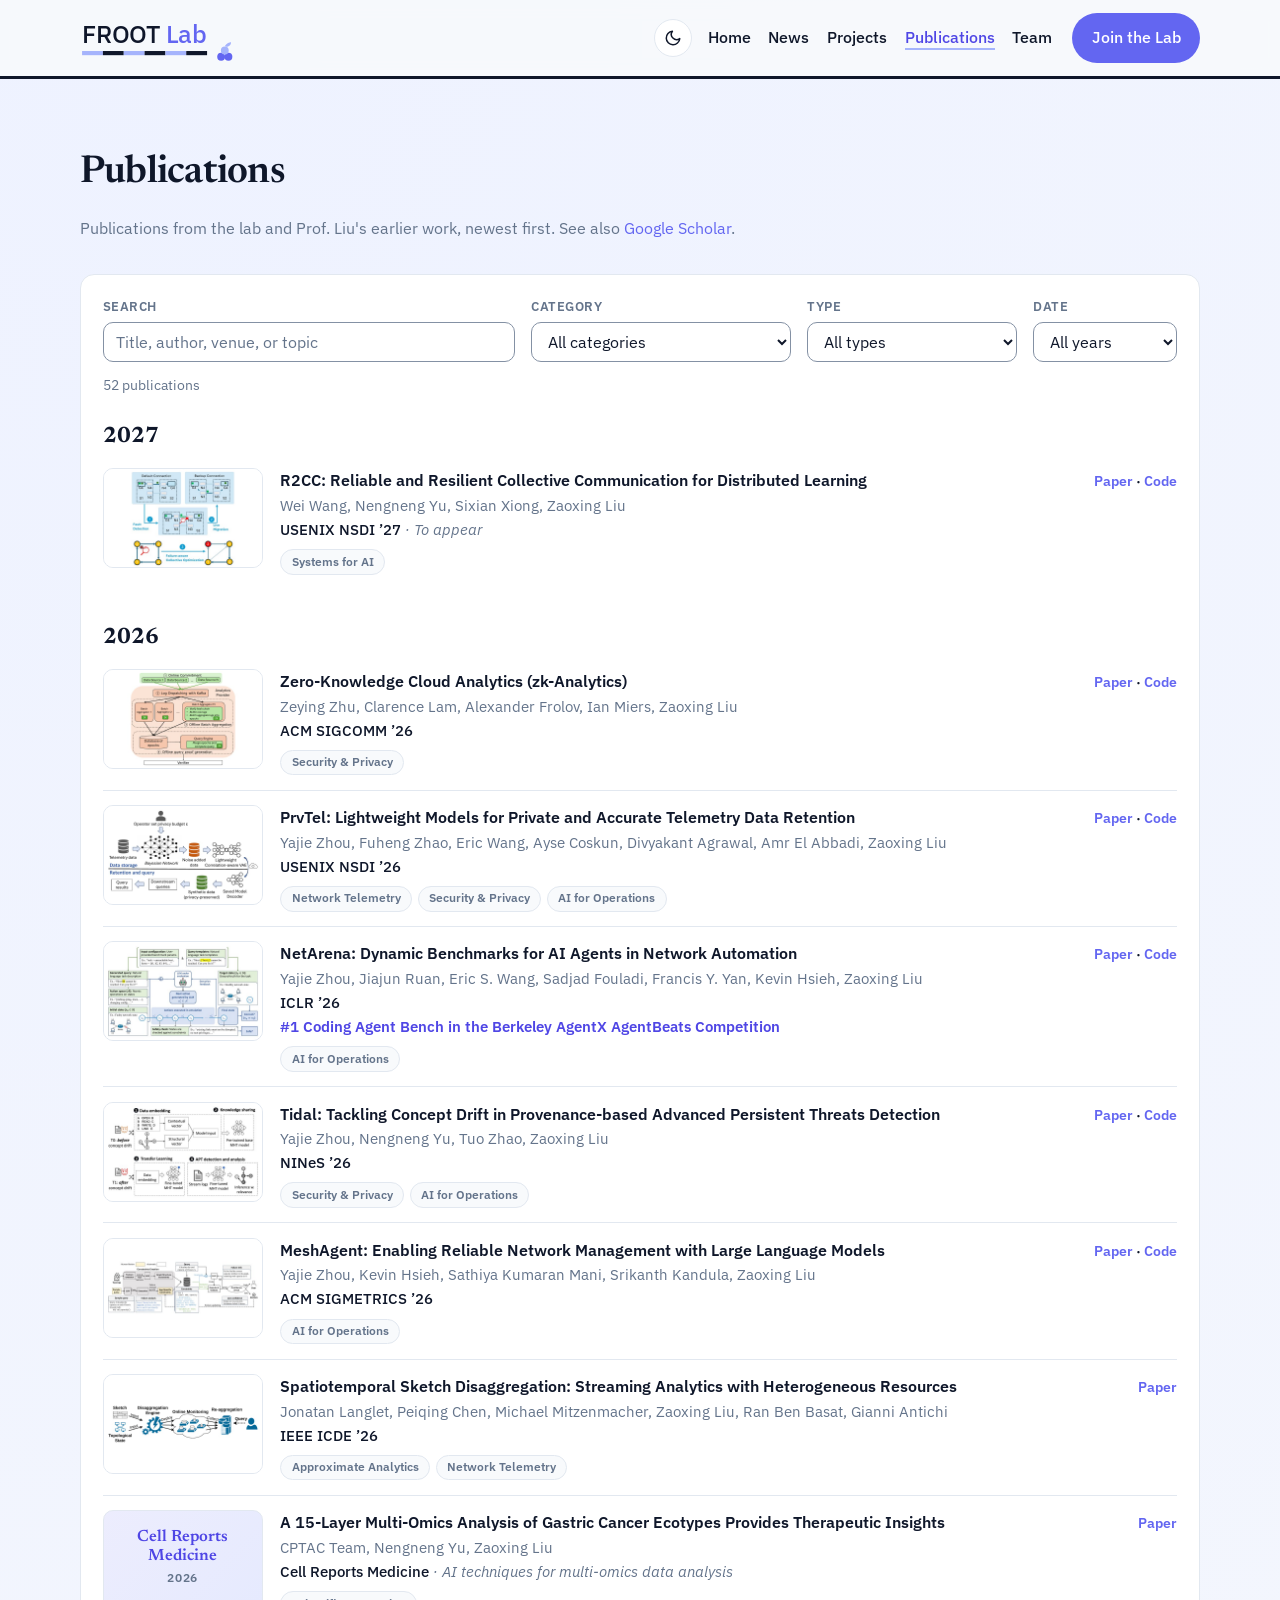
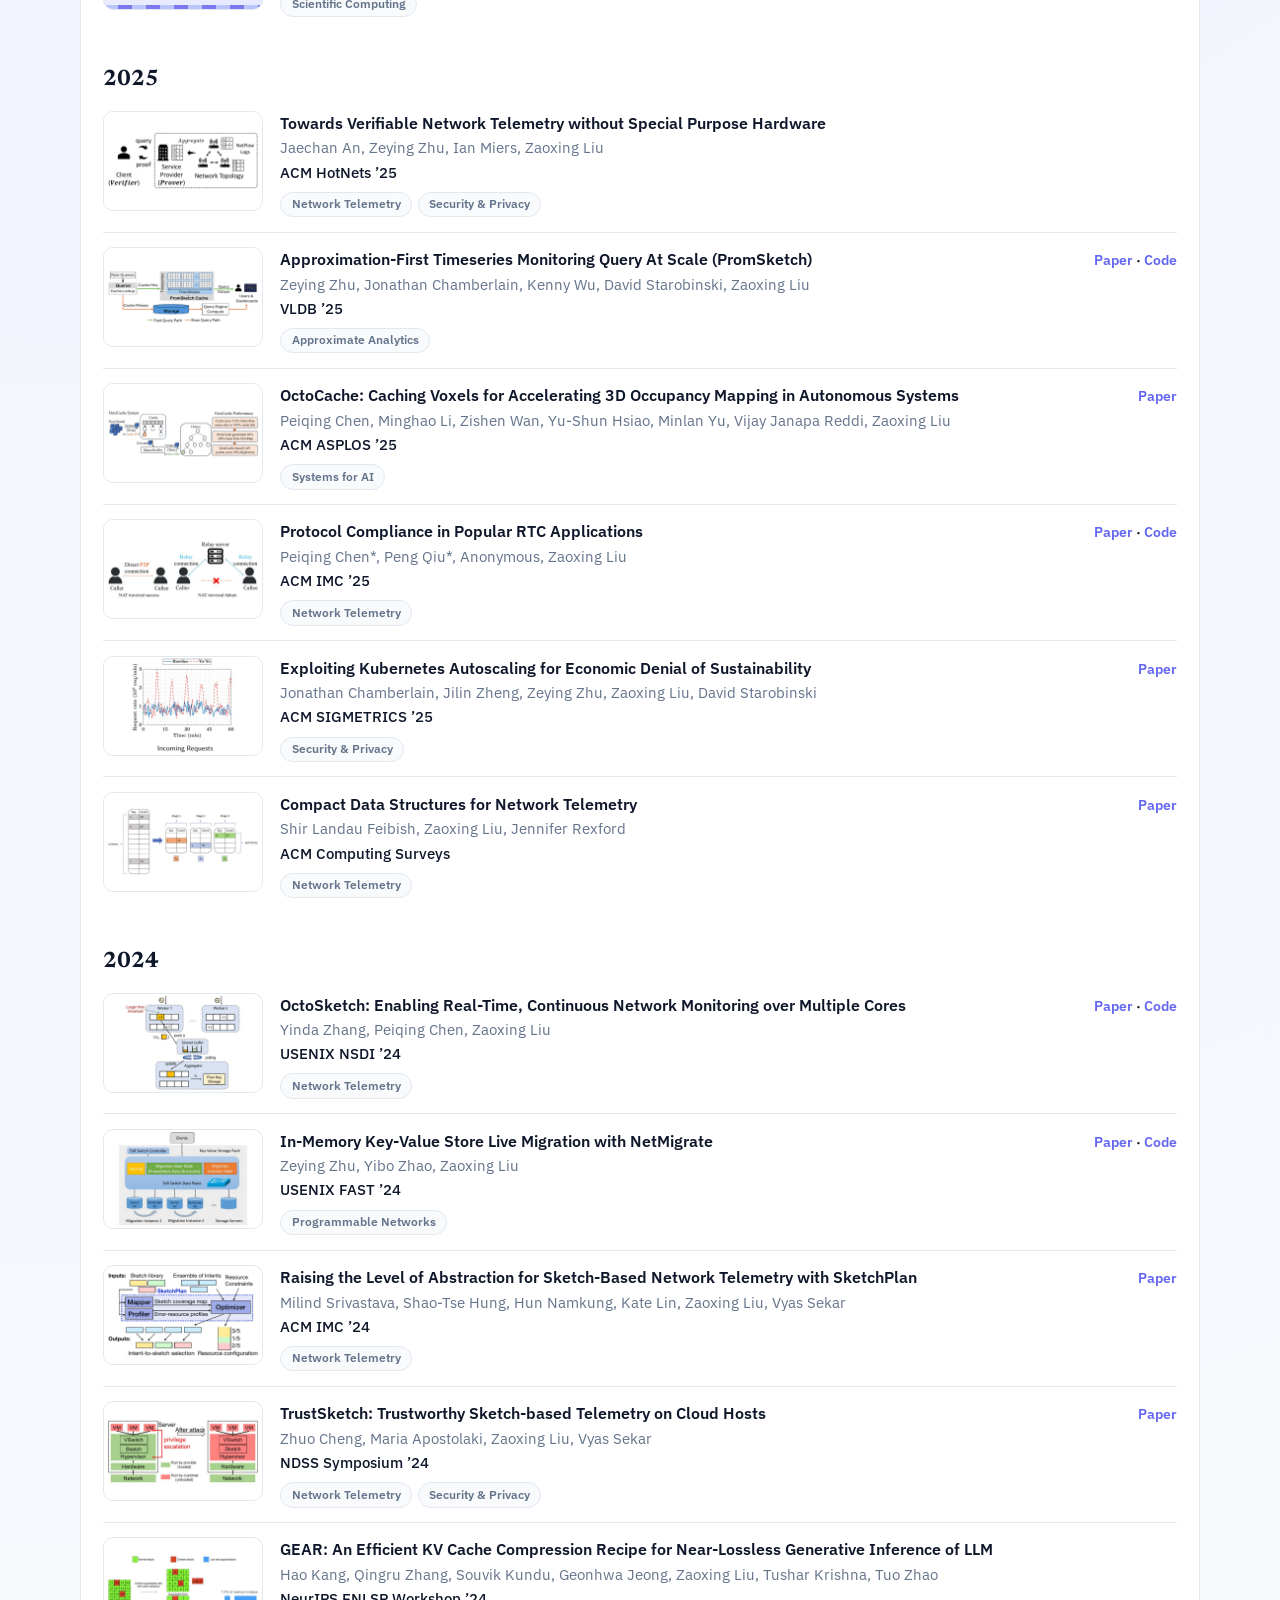
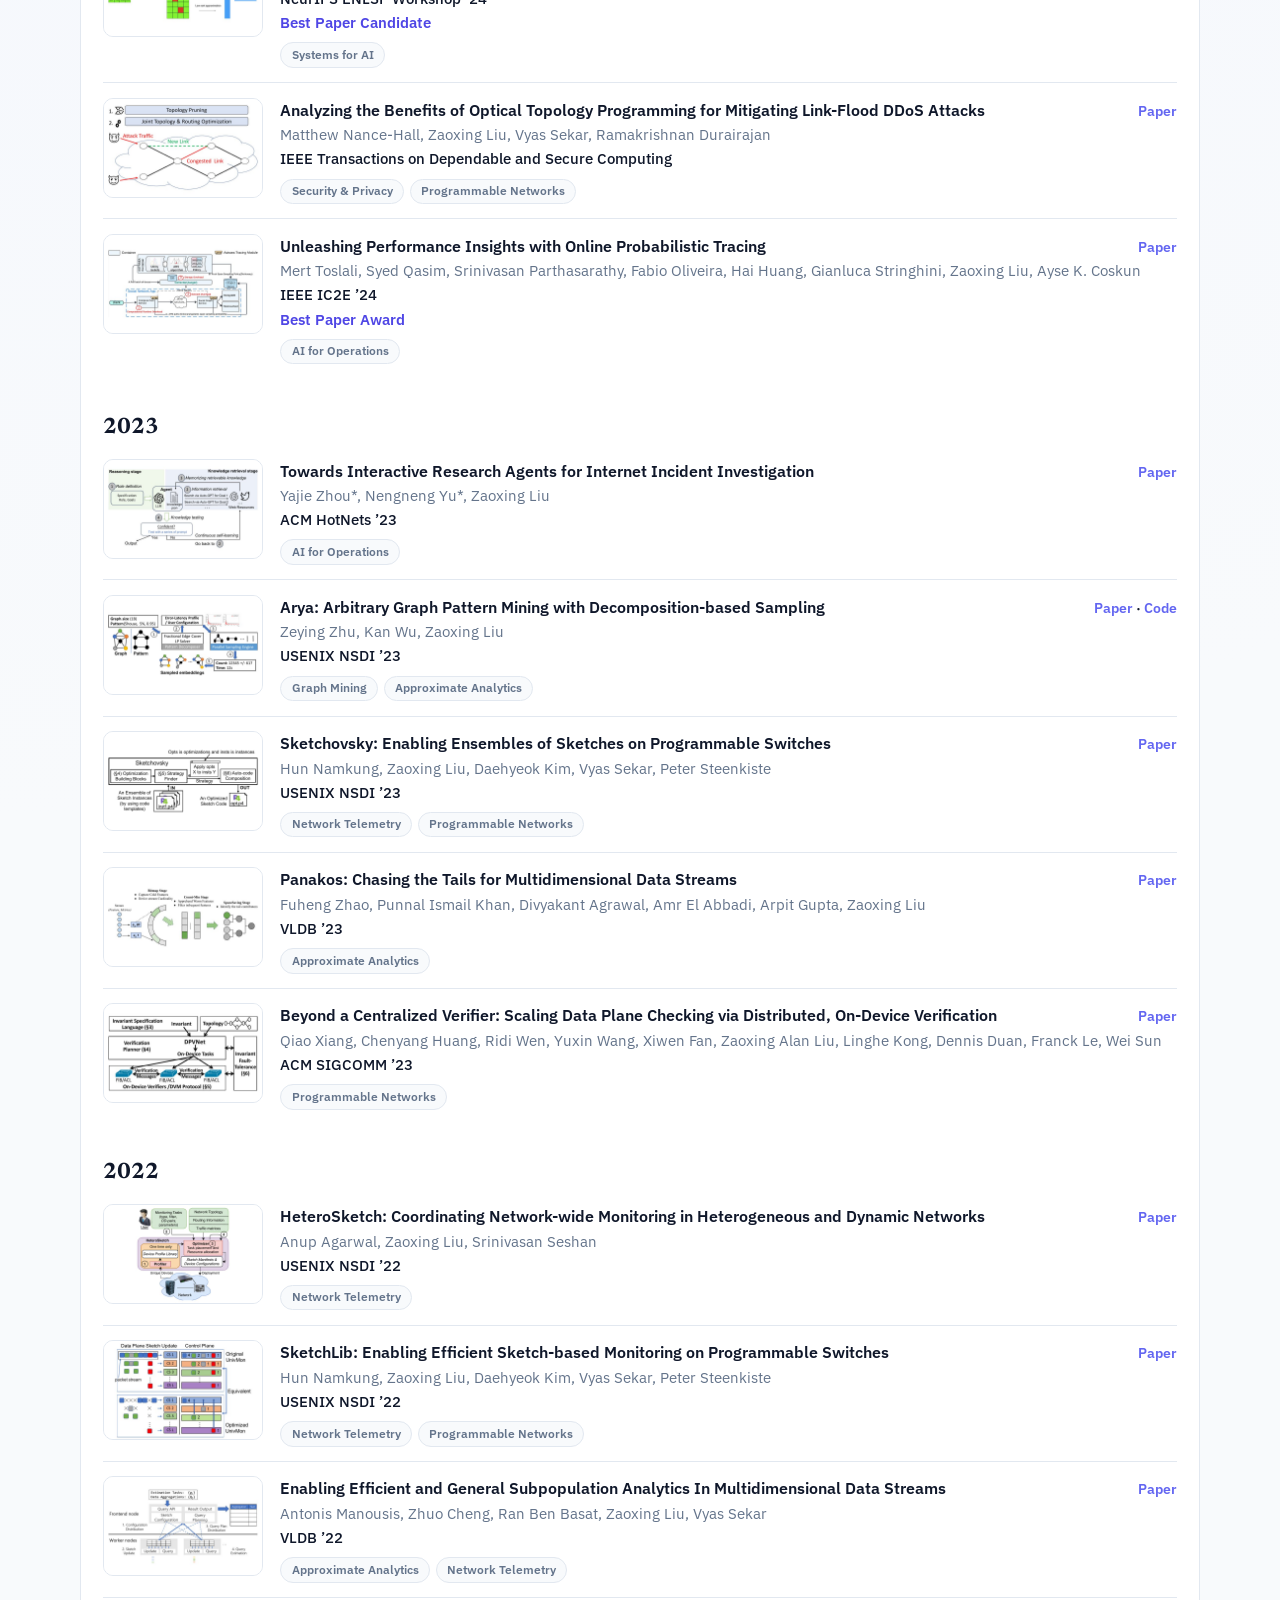
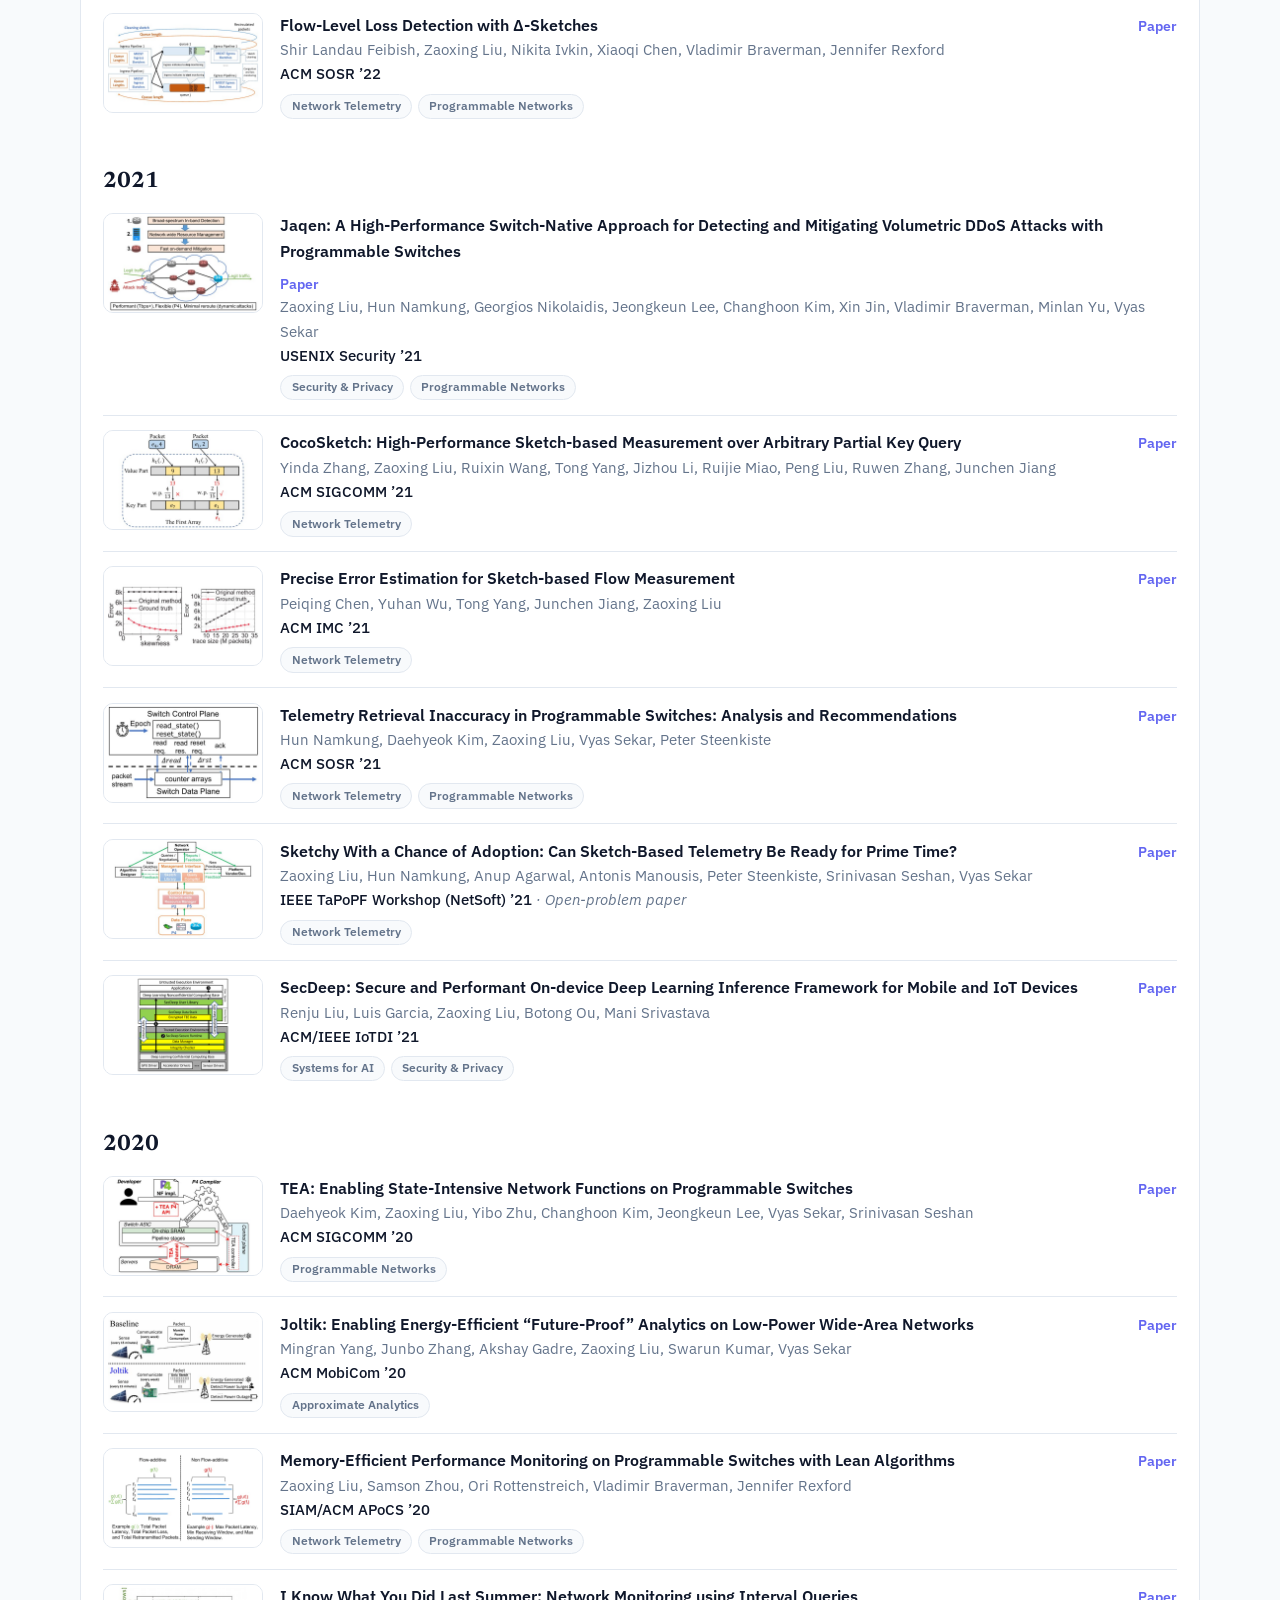
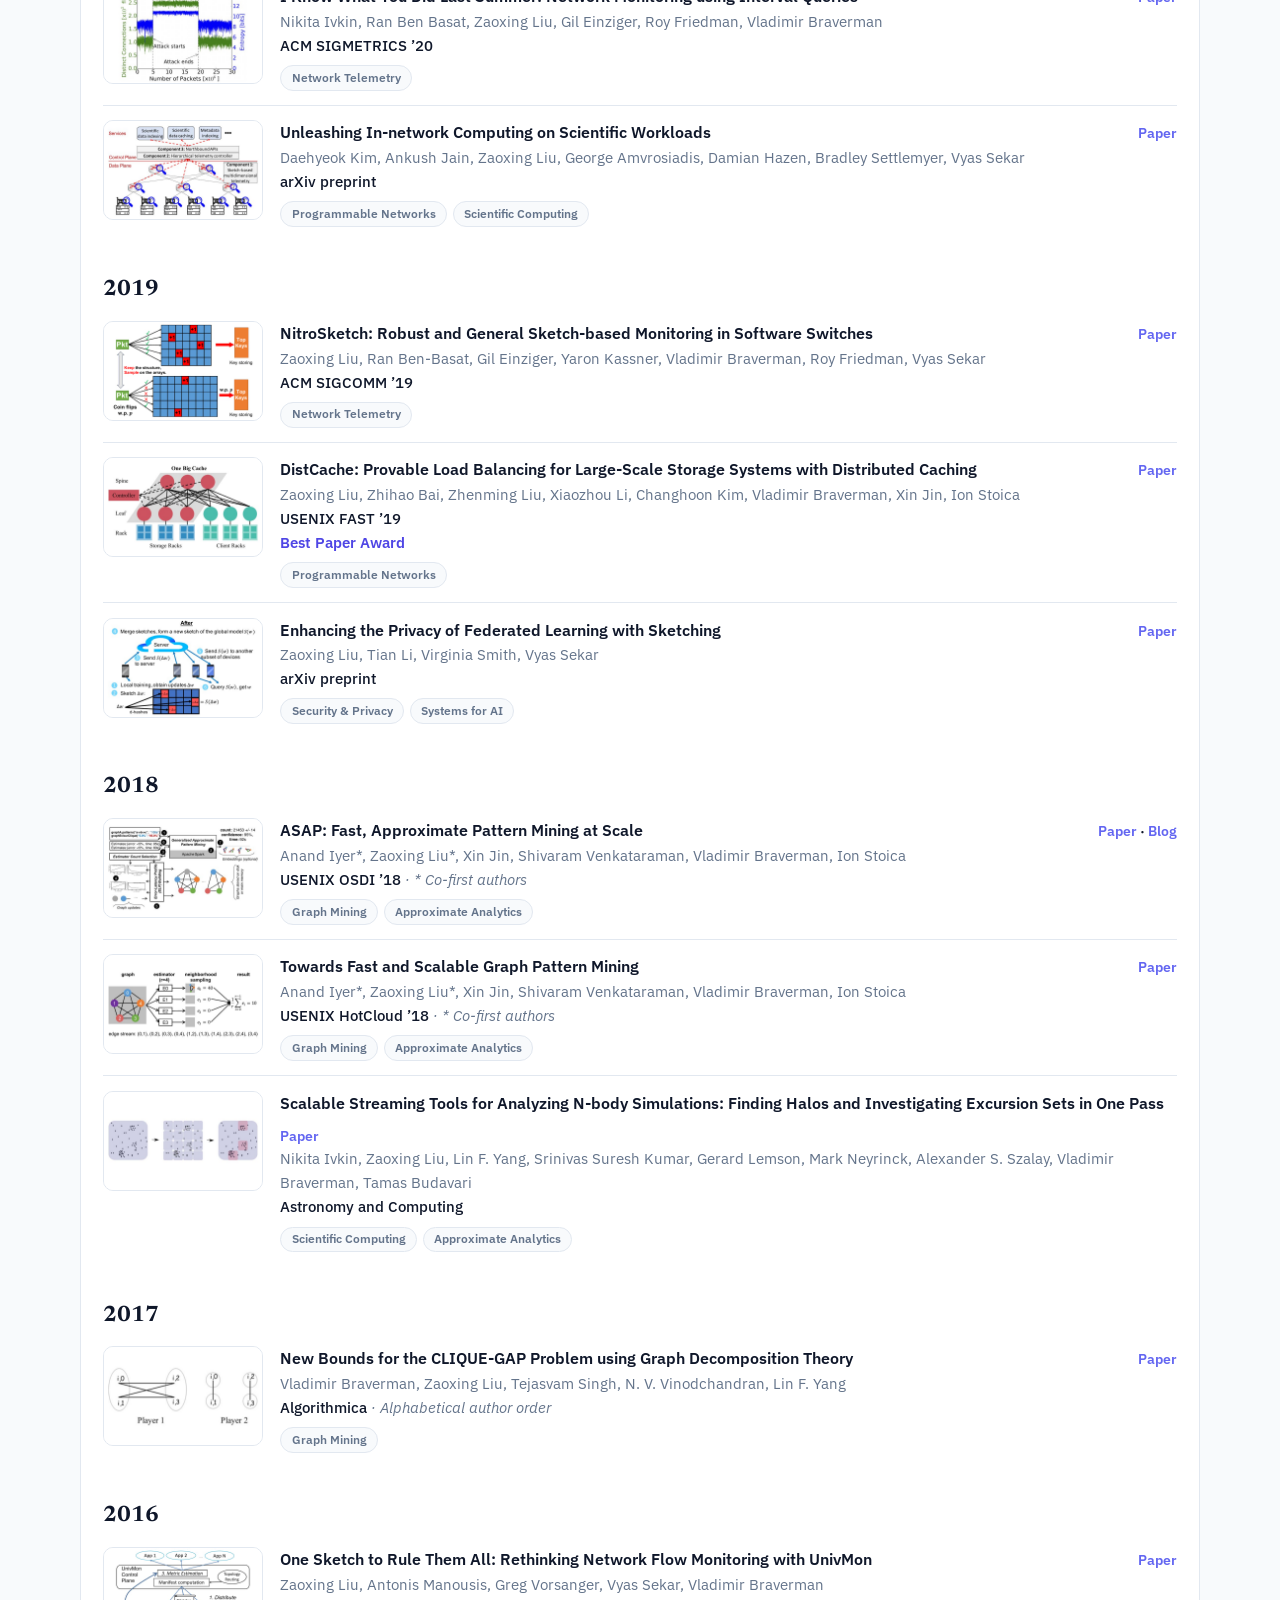
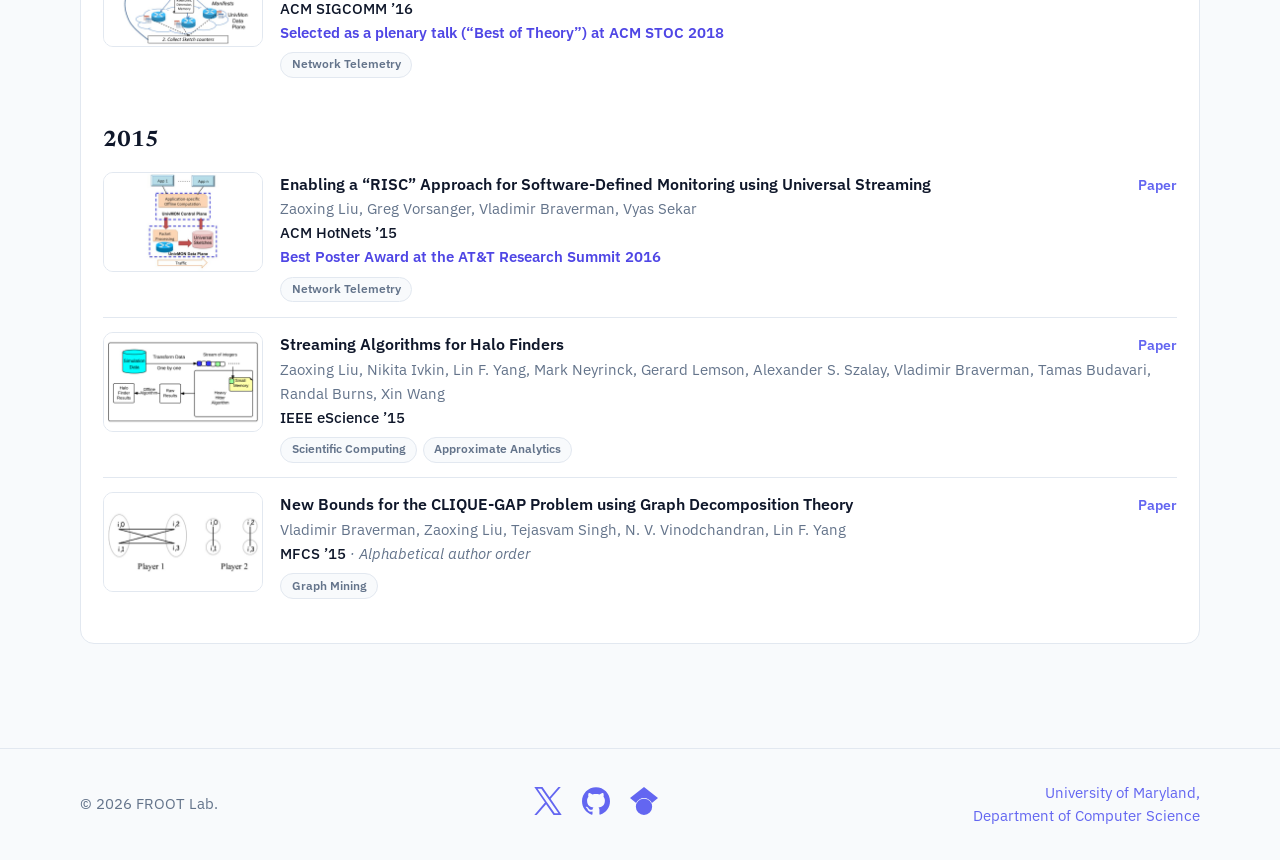
<file: publications.html>
<!doctype html>
<html lang="en">
<head>
  <meta charset="UTF-8">
  <meta name="viewport" content="width=device-width, initial-scale=1">
  <script>
    (function () {
      try {
        var t = localStorage.getItem('froot-theme');
        if (t === 'light' || t === 'dark') {
          document.documentElement.setAttribute('data-theme', t);
        }
      } catch (e) {}
    })();
  </script>
  <title>Publications | FROOT Lab</title>
  <link rel="icon" type="image/svg+xml" href="assets/img/logo/frootlab-mark.svg">
  <link rel="icon" type="image/png" sizes="32x32" href="assets/img/favicon-32x32.png">
  <link rel="icon" type="image/png" sizes="16x16" href="assets/img/favicon-16x16.png">
  <link rel="apple-touch-icon" href="assets/img/favicon-180x180.png">
  <link rel="preconnect" href="https://fonts.googleapis.com">
  <link rel="stylesheet" href="https://fonts.googleapis.com/css2?family=Newsreader:opsz,wght@6..72,500;6..72,600;6..72,700&family=IBM+Plex+Sans:wght@400;500;600;700&display=swap">
  <link rel="stylesheet" href="assets/css/style.css?v=20260928b">
</head>
<body>
<header class="site-header" role="banner">
  <div class="wrap">
    <a class="brand" href="index.html">
      <svg class="brand-logo" viewBox="40 34 297 96" role="img" aria-label="FROOT Lab" xmlns="http://www.w3.org/2000/svg">
        <text x="44" y="91" textLength="240" lengthAdjust="spacing" font-family="'IBM Plex Sans', Inter, Manrope, 'Helvetica Neue', Helvetica, Arial, sans-serif" font-size="48" font-weight="500"><tspan fill="var(--sl-text)">FROOT </tspan><tspan fill="var(--sl-primary)">Lab</tspan></text>
        <rect x="44" y="107" width="40" height="8" fill="var(--sl-accent)"/>
        <rect x="84" y="107" width="40" height="8" fill="var(--sl-text)"/>
        <rect x="124" y="107" width="40" height="8" fill="var(--sl-accent)"/>
        <rect x="164" y="107" width="40" height="8" fill="var(--sl-text)"/>
        <rect x="204" y="107" width="40" height="8" fill="var(--sl-accent)"/>
        <rect x="244" y="107" width="40" height="8" fill="var(--sl-text)"/>
        <g fill="var(--sl-primary)">
          <circle cx="311" cy="118" r="7.5"/>
          <circle cx="325" cy="118" r="7.5"/>
        </g>
        <g fill="var(--sl-accent)">
          <circle cx="318" cy="106" r="7.5"/>
          <path d="M318 98 C322 90 330 90 330 90 C330 97 323 100 318 98 Z"/>
        </g>
      </svg>
    </a>

    <div class="header-controls">
      <button class="theme-toggle" type="button" aria-label="Toggle dark mode" aria-pressed="false">
        <svg class="icon-sun" width="18" height="18" viewBox="0 0 24 24" fill="none" stroke="currentColor" stroke-width="2" stroke-linecap="round" stroke-linejoin="round" aria-hidden="true"><circle cx="12" cy="12" r="4"></circle><line x1="12" y1="2" x2="12" y2="4"></line><line x1="12" y1="20" x2="12" y2="22"></line><line x1="4.22" y1="4.22" x2="5.64" y2="5.64"></line><line x1="18.36" y1="18.36" x2="19.78" y2="19.78"></line><line x1="2" y1="12" x2="4" y2="12"></line><line x1="20" y1="12" x2="22" y2="12"></line><line x1="4.22" y1="19.78" x2="5.64" y2="18.36"></line><line x1="18.36" y1="5.64" x2="19.78" y2="4.22"></line></svg>
        <svg class="icon-moon" width="18" height="18" viewBox="0 0 24 24" fill="none" stroke="currentColor" stroke-width="2" stroke-linecap="round" stroke-linejoin="round" aria-hidden="true"><path d="M21 12.79A9 9 0 1 1 11.21 3 7 7 0 0 0 21 12.79z"></path></svg>
      </button>

      <button class="menu-toggle" type="button" aria-expanded="false" aria-controls="primary-nav">
        Menu
      </button>

      <nav id="primary-nav" class="site-nav" aria-label="Primary Menu">
      <ul>
        <li><a href="index.html">Home</a></li>
        <li><a href="news.html">News</a></li>
        <li><a href="projects.html">Projects</a></li>
        <li><a href="publications.html" aria-current="page">Publications</a></li>
        <li><a href="team.html">Team</a></li>
      </ul>
      <a class="button primary" href="index.html#join">Join the Lab</a>
      </nav>
    </div>
  </div>
</header>

<main class="section">
  <div class="wrap">
    <h1 class="section-title">Publications</h1>
    <p class="section-intro section-intro--wide">Publications from the lab and Prof. Liu's earlier work, newest first. See also <a href="https://scholar.google.com/citations?user=qvK1_5wAAAAJ" target="_blank" rel="noopener">Google Scholar</a>.</p>

    <div class="content-shell page-content">
      <!--
        The list below is rendered from assets/data/publications.bib by
        assets/js/publications.js. To add a paper, append a BibTeX entry to
        that file; do not edit the HTML here.
      -->
      <div id="pub-root" data-bib="assets/data/publications.bib?v=20260924" aria-live="polite">
        <p class="pub-loading">Loading publications&hellip;</p>
        <noscript><p>The publication list needs JavaScript. See <a href="https://scholar.google.com/citations?user=qvK1_5wAAAAJ" target="_blank" rel="noopener">Google Scholar</a> for the full list.</p></noscript>
      </div>

    </div>
  </div>
</main>

<footer class="site-footer">
  <div class="wrap footer-row">
    <p>&copy; 2026 FROOT Lab.</p>
    <p class="footer-links">
      <a href="https://twitter.com/Alan_Lau" target="_blank" rel="noopener" aria-label="Twitter" title="Twitter">
        <svg viewBox="0 0 24 24" fill="currentColor" xmlns="http://www.w3.org/2000/svg"><path d="M14.234 10.162 22.977 0h-2.072l-7.591 8.824L7.251 0H.258l9.168 13.343L.258 24H2.33l8.016-9.318L16.749 24h6.993zm-2.837 3.299-.929-1.329L3.076 1.56h3.182l5.965 8.532.929 1.329 7.754 11.09h-3.182z"/></svg>
      </a>
      <a href="https://github.com/Froot-NetSys" target="_blank" rel="noopener" aria-label="GitHub" title="GitHub">
        <svg viewBox="0 0 24 24" fill="currentColor" xmlns="http://www.w3.org/2000/svg"><path d="M12 .297c-6.63 0-12 5.373-12 12 0 5.303 3.438 9.8 8.205 11.385.6.113.82-.258.82-.577 0-.285-.01-1.04-.015-2.04-3.338.724-4.042-1.61-4.042-1.61C4.422 18.07 3.633 17.7 3.633 17.7c-1.087-.744.084-.729.084-.729 1.205.084 1.838 1.236 1.838 1.236 1.07 1.835 2.809 1.305 3.495.998.108-.776.417-1.305.76-1.605-2.665-.3-5.466-1.332-5.466-5.93 0-1.31.465-2.38 1.235-3.22-.135-.303-.54-1.523.105-3.176 0 0 1.005-.322 3.3 1.23.96-.267 1.98-.399 3-.405 1.02.006 2.04.138 3 .405 2.28-1.552 3.285-1.23 3.285-1.23.645 1.653.24 2.873.12 3.176.765.84 1.23 1.91 1.23 3.22 0 4.61-2.805 5.625-5.475 5.92.42.36.81 1.096.81 2.22 0 1.606-.015 2.896-.015 3.286 0 .315.21.69.825.57C20.565 22.092 24 17.592 24 12.297c0-6.627-5.373-12-12-12"/></svg>
      </a>
      <a href="https://scholar.google.com/citations?user=qvK1_5wAAAAJ" target="_blank" rel="noopener" aria-label="Google Scholar" title="Google Scholar">
        <svg viewBox="0 0 24 24" fill="currentColor" xmlns="http://www.w3.org/2000/svg"><path d="M5.242 13.769L0 9.5 12 0l12 9.5-5.242 4.269C17.548 11.249 14.978 9.5 12 9.5c-2.977 0-5.548 1.748-6.758 4.269zM12 10a7 7 0 1 0 0 14 7 7 0 0 0 0-14z"/></svg>
      </a>
    </p>
    <p class="footer-university"><a href="https://www.cs.umd.edu/" target="_blank" rel="noopener">University of Maryland,<br>Department of Computer Science</a></p>
  </div>
</footer>
<script src="assets/js/theme.js?v=20260924"></script>
<script src="assets/js/publications.js?v=20260924"></script>
</body>
</html>
</file>
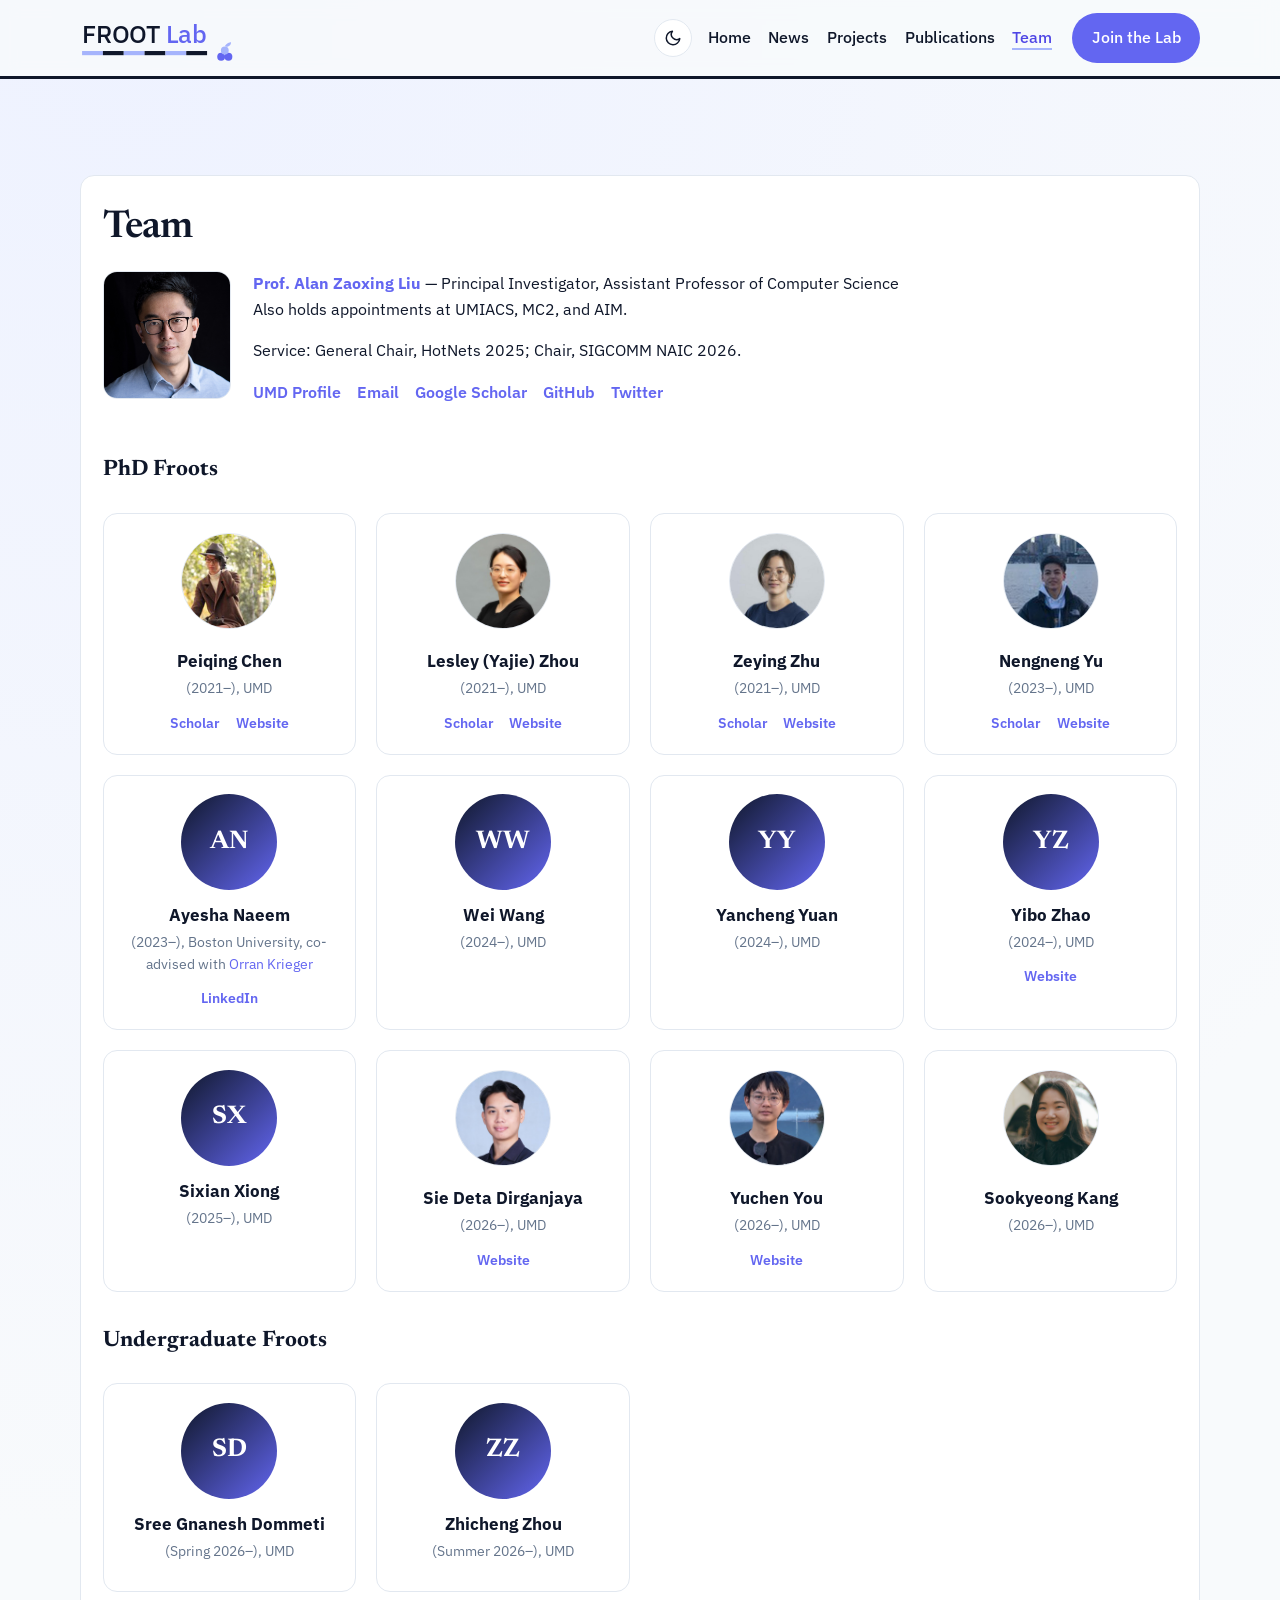
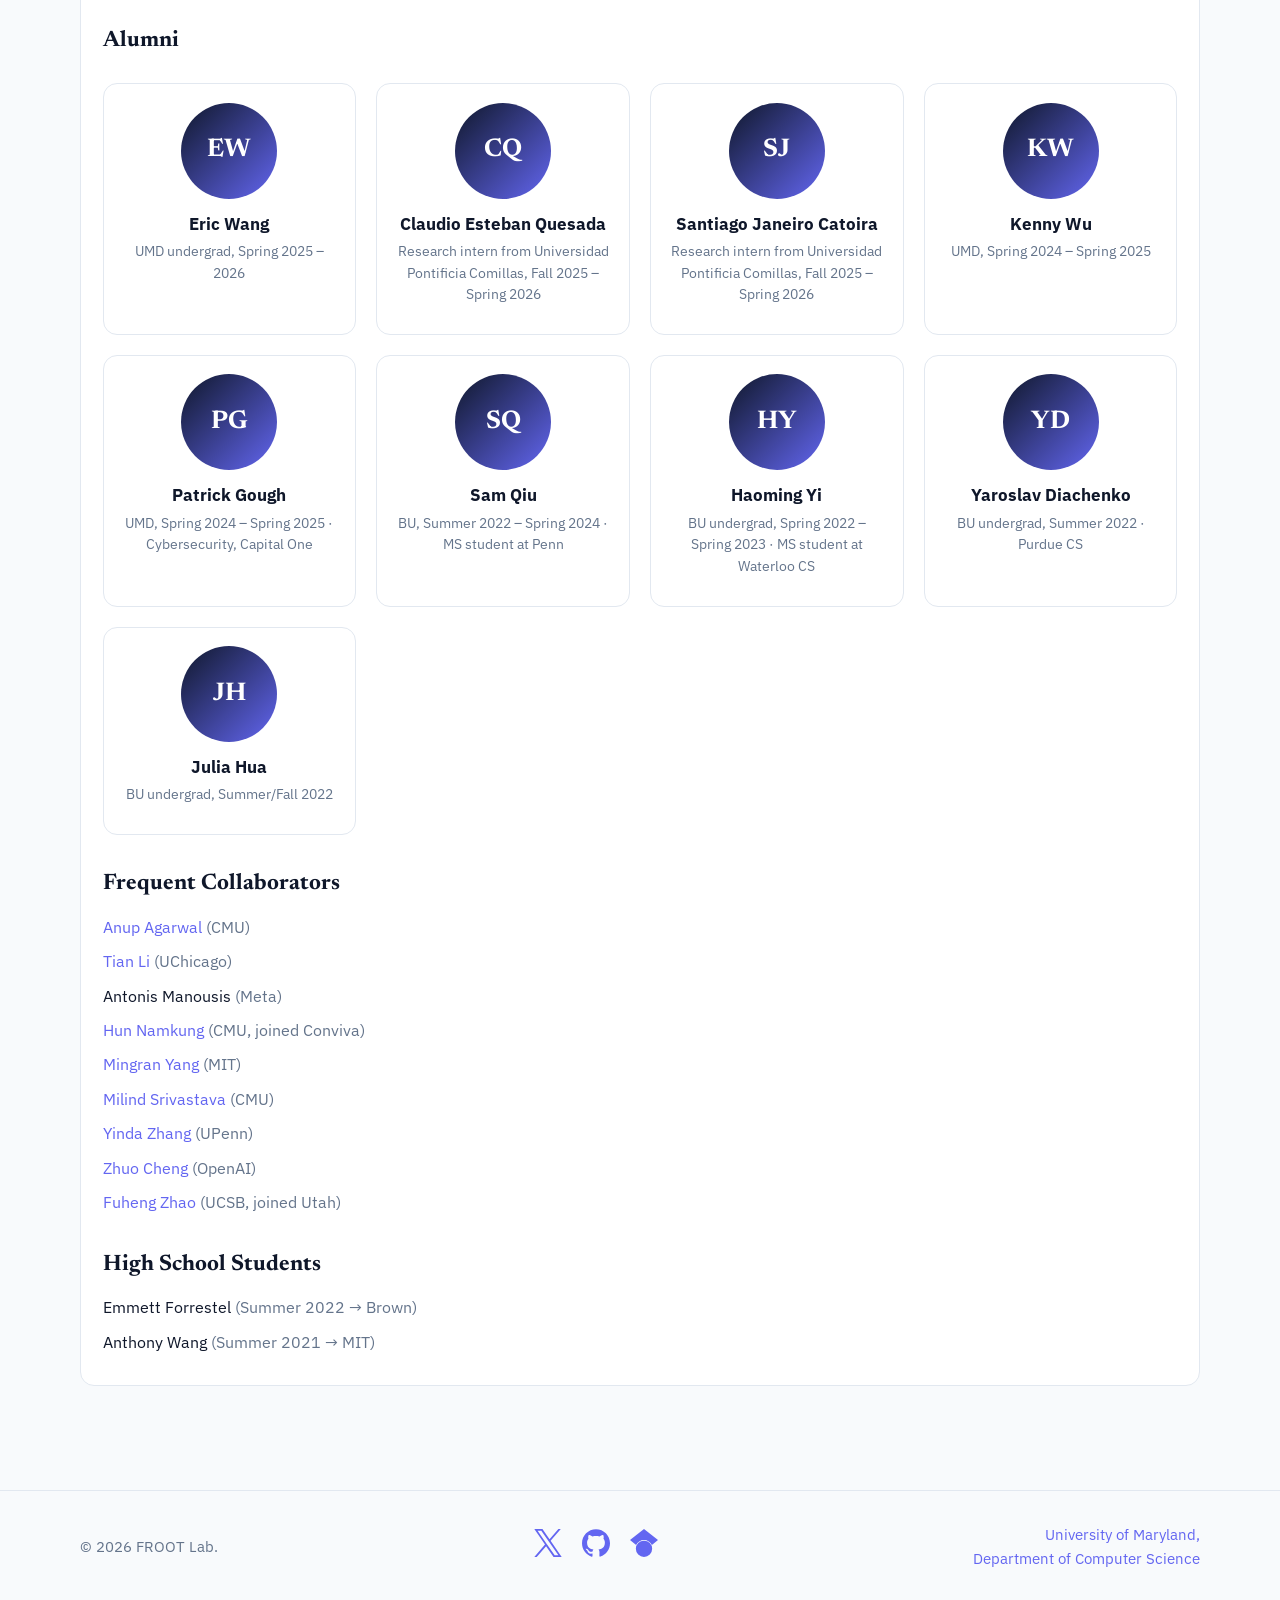
<file: team.html>
<!doctype html>
<html lang="en">
<head>
  <meta charset="UTF-8">
  <meta name="viewport" content="width=device-width, initial-scale=1">
  <script>
    (function () {
      try {
        var t = localStorage.getItem('froot-theme');
        if (t === 'light' || t === 'dark') {
          document.documentElement.setAttribute('data-theme', t);
        }
      } catch (e) {}
    })();
  </script>
  <title>Team | FROOT Lab</title>
  <link rel="icon" type="image/svg+xml" href="assets/img/logo/frootlab-mark.svg">
  <link rel="icon" type="image/png" sizes="32x32" href="assets/img/favicon-32x32.png">
  <link rel="icon" type="image/png" sizes="16x16" href="assets/img/favicon-16x16.png">
  <link rel="apple-touch-icon" href="assets/img/favicon-180x180.png">
  <link rel="preconnect" href="https://fonts.googleapis.com">
  <link rel="stylesheet" href="https://fonts.googleapis.com/css2?family=Newsreader:opsz,wght@6..72,500;6..72,600;6..72,700&family=IBM+Plex+Sans:wght@400;500;600;700&display=swap">
  <link rel="stylesheet" href="assets/css/style.css?v=20260928b">
</head>
<body>
<header class="site-header" role="banner">
  <div class="wrap">
    <a class="brand" href="index.html">
      <svg class="brand-logo" viewBox="40 34 297 96" role="img" aria-label="FROOT Lab" xmlns="http://www.w3.org/2000/svg">
        <text x="44" y="91" textLength="240" lengthAdjust="spacing" font-family="'IBM Plex Sans', Inter, Manrope, 'Helvetica Neue', Helvetica, Arial, sans-serif" font-size="48" font-weight="500"><tspan fill="var(--sl-text)">FROOT </tspan><tspan fill="var(--sl-primary)">Lab</tspan></text>
        <rect x="44" y="107" width="40" height="8" fill="var(--sl-accent)"/>
        <rect x="84" y="107" width="40" height="8" fill="var(--sl-text)"/>
        <rect x="124" y="107" width="40" height="8" fill="var(--sl-accent)"/>
        <rect x="164" y="107" width="40" height="8" fill="var(--sl-text)"/>
        <rect x="204" y="107" width="40" height="8" fill="var(--sl-accent)"/>
        <rect x="244" y="107" width="40" height="8" fill="var(--sl-text)"/>
        <g fill="var(--sl-primary)">
          <circle cx="311" cy="118" r="7.5"/>
          <circle cx="325" cy="118" r="7.5"/>
        </g>
        <g fill="var(--sl-accent)">
          <circle cx="318" cy="106" r="7.5"/>
          <path d="M318 98 C322 90 330 90 330 90 C330 97 323 100 318 98 Z"/>
        </g>
      </svg>
    </a>

    <div class="header-controls">
      <button class="theme-toggle" type="button" aria-label="Toggle dark mode" aria-pressed="false">
        <svg class="icon-sun" width="18" height="18" viewBox="0 0 24 24" fill="none" stroke="currentColor" stroke-width="2" stroke-linecap="round" stroke-linejoin="round" aria-hidden="true"><circle cx="12" cy="12" r="4"></circle><line x1="12" y1="2" x2="12" y2="4"></line><line x1="12" y1="20" x2="12" y2="22"></line><line x1="4.22" y1="4.22" x2="5.64" y2="5.64"></line><line x1="18.36" y1="18.36" x2="19.78" y2="19.78"></line><line x1="2" y1="12" x2="4" y2="12"></line><line x1="20" y1="12" x2="22" y2="12"></line><line x1="4.22" y1="19.78" x2="5.64" y2="18.36"></line><line x1="18.36" y1="5.64" x2="19.78" y2="4.22"></line></svg>
        <svg class="icon-moon" width="18" height="18" viewBox="0 0 24 24" fill="none" stroke="currentColor" stroke-width="2" stroke-linecap="round" stroke-linejoin="round" aria-hidden="true"><path d="M21 12.79A9 9 0 1 1 11.21 3 7 7 0 0 0 21 12.79z"></path></svg>
      </button>

      <button class="menu-toggle" type="button" aria-expanded="false" aria-controls="primary-nav">
        Menu
      </button>

      <nav id="primary-nav" class="site-nav" aria-label="Primary Menu">
      <ul>
        <li><a href="index.html">Home</a></li>
        <li><a href="news.html">News</a></li>
        <li><a href="projects.html">Projects</a></li>
        <li><a href="publications.html">Publications</a></li>
        <li><a href="team.html" aria-current="page">Team</a></li>
      </ul>
      <a class="button primary" href="index.html#join">Join the Lab</a>
      </nav>
    </div>
  </div>
</header>

<main class="section">
  <div class="wrap content-shell">
    <article class="page-content">
      <h1 class="section-title">Team</h1>

      <div class="pi-profile">
        <img src="assets/img/alan-liu.jpg" alt="Prof. Alan Zaoxing Liu">
        <div>
          <p><strong><a href="https://zaoxing.github.io/" target="_blank" rel="noopener">Prof. Alan Zaoxing Liu</a></strong> &mdash; Principal Investigator, Assistant Professor of Computer Science<br>Also holds appointments at UMIACS, MC2, and AIM.</p>
          <p>Service: General Chair, HotNets 2025; Chair, SIGCOMM NAIC 2026.</p>
          <p class="pi-links">
            <a href="https://www.cs.umd.edu/people/zaoxing" target="_blank" rel="noopener">UMD Profile</a>
            <a href="mailto:zaoxing@umd.edu">Email</a>
            <a href="https://scholar.google.com/citations?user=qvK1_5wAAAAJ" target="_blank" rel="noopener">Google Scholar</a>
            <a href="https://github.com/zaoxing" target="_blank" rel="noopener">GitHub</a>
            <a href="https://twitter.com/Alan_Lau" target="_blank" rel="noopener">Twitter</a>
          </p>
        </div>
      </div>

      <h2>PhD Froots</h2>
      <div class="team-grid">
        <article class="team-card" id="peiqing-chen">
          <img class="avatar" src="assets/img/team/peiqing-chen.jpg" alt="Peiqing Chen" loading="lazy">
          <h3>Peiqing Chen</h3>
          <span class="role">(2021&ndash;), UMD</span>
          <p class="team-links">
            <a href="https://scholar.google.com/citations?hl=en&amp;user=j3-8tNUAAAAJ" target="_blank" rel="noopener">Scholar</a>
            <a href="https://kaiserv2.github.io/" target="_blank" rel="noopener">Website</a>
          </p>
        </article>
        <article class="team-card" id="lesley-zhou">
          <img class="avatar" src="assets/img/team/lesley-zhou.jpg" alt="Lesley (Yajie) Zhou" loading="lazy">
          <h3>Lesley (Yajie) Zhou</h3>
          <span class="role">(2021&ndash;), UMD</span>
          <p class="team-links">
            <a href="https://scholar.google.com/citations?user=j_tC_xsAAAAJ&amp;hl=en" target="_blank" rel="noopener">Scholar</a>
            <a href="https://lesleychou.github.io/" target="_blank" rel="noopener">Website</a>
          </p>
        </article>
        <article class="team-card" id="zeying-zhu">
          <img class="avatar" src="assets/img/team/zeying-zhu.jpg" alt="Zeying Zhu" loading="lazy">
          <h3>Zeying Zhu</h3>
          <span class="role">(2021&ndash;), UMD</span>
          <p class="team-links">
            <a href="https://scholar.google.com/citations?hl=en&amp;user=PjBKdNQAAAAJ" target="_blank" rel="noopener">Scholar</a>
            <a href="https://zzylol.github.io/" target="_blank" rel="noopener">Website</a>
          </p>
        </article>
        <article class="team-card" id="nengneng-yu">
          <img class="avatar" src="assets/img/team/nengneng-yu.jpg" alt="Nengneng Yu" loading="lazy">
          <h3>Nengneng Yu</h3>
          <span class="role">(2023&ndash;), UMD</span>
          <p class="team-links">
            <a href="https://scholar.google.com/citations?hl=en&amp;user=qYUqg0IAAAAJ" target="_blank" rel="noopener">Scholar</a>
            <a href="https://samfisheryu.github.io/" target="_blank" rel="noopener">Website</a>
          </p>
        </article>
        <article class="team-card" id="ayesha-naeem">
          <span class="avatar-placeholder" aria-hidden="true">AN</span>
          <h3>Ayesha Naeem</h3>
          <span class="role">(2023&ndash;), Boston University, co-advised with <a href="https://www.bu.edu/eng/profile/orran-krieger/" target="_blank" rel="noopener">Orran Krieger</a></span>
          <p class="team-links">
            <a href="https://www.linkedin.com/in/ayesha-naeem-89311612a/" target="_blank" rel="noopener">LinkedIn</a>
          </p>
        </article>
        <article class="team-card" id="wei-wang">
          <span class="avatar-placeholder" aria-hidden="true">WW</span>
          <h3>Wei Wang</h3>
          <span class="role">(2024&ndash;), UMD</span>
        </article>
        <article class="team-card" id="yancheng-yuan">
          <span class="avatar-placeholder" aria-hidden="true">YY</span>
          <h3>Yancheng Yuan</h3>
          <span class="role">(2024&ndash;), UMD</span>
        </article>
        <article class="team-card" id="yibo-zhao">
          <span class="avatar-placeholder" aria-hidden="true">YZ</span>
          <h3>Yibo Zhao</h3>
          <span class="role">(2024&ndash;), UMD</span>
          <p class="team-links">
            <a href="https://zhaoyboo.github.io/" target="_blank" rel="noopener">Website</a>
          </p>
        </article>
        <article class="team-card" id="sixian-xiong">
          <span class="avatar-placeholder" aria-hidden="true">SX</span>
          <h3>Sixian Xiong</h3>
          <span class="role">(2025&ndash;), UMD</span>
        </article>
        <article class="team-card" id="sie-deta-dirganjaya">
          <img class="avatar" src="assets/img/team/sie-deta.jpg" alt="Sie Deta Dirganjaya" loading="lazy">
          <h3>Sie Deta Dirganjaya</h3>
          <span class="role">(2026&ndash;), UMD</span>
          <p class="team-links">
            <a href="https://siedeta.github.io/" target="_blank" rel="noopener">Website</a>
          </p>
        </article>
        <article class="team-card" id="yuchen-you">
          <img class="avatar" src="assets/img/team/yuchen-you.jpg" alt="Yuchen You" loading="lazy">
          <h3>Yuchen You</h3>
          <span class="role">(2026&ndash;), UMD</span>
          <p class="team-links">
            <a href="https://www.whoami-wesleyyou.top/yuchenyou.github.io/" target="_blank" rel="noopener">Website</a>
          </p>
        </article>
        <article class="team-card" id="sookyeong-kang">
          <img class="avatar" src="assets/img/team/sookyeong-kang.jpg" alt="Sookyeong Kang" loading="lazy">
          <h3>Sookyeong Kang</h3>
          <span class="role">(2026&ndash;), UMD</span>
        </article>
      </div>

      <h2>Undergraduate Froots</h2>
      <div class="team-grid">
        <!-- Same card pattern as the PhD Froots above; swap the placeholder for an <img class="avatar"> when a photo is available. -->
        <article class="team-card" id="sree-gnanesh-dommeti">
          <span class="avatar-placeholder" aria-hidden="true">SD</span>
          <h3>Sree Gnanesh Dommeti</h3>
          <span class="role">(Spring 2026&ndash;), UMD</span>
        </article>
        <article class="team-card" id="zhicheng-zhou">
          <span class="avatar-placeholder" aria-hidden="true">ZZ</span>
          <h3>Zhicheng Zhou</h3>
          <span class="role">(Summer 2026&ndash;), UMD</span>
        </article>
      </div>

      <h2>Alumni</h2>
      <div class="team-grid">
        <article class="team-card" id="eric-wang">
          <span class="avatar-placeholder" aria-hidden="true">EW</span>
          <h3>Eric Wang</h3>
          <span class="role">UMD undergrad, Spring 2025 &ndash; 2026</span>
        </article>
        <article class="team-card" id="claudio-esteban-quesada">
          <span class="avatar-placeholder" aria-hidden="true">CQ</span>
          <h3>Claudio Esteban Quesada</h3>
          <span class="role">Research intern from Universidad Pontificia Comillas, Fall 2025 &ndash; Spring 2026</span>
        </article>
        <article class="team-card" id="santiago-janeiro-catoira">
          <span class="avatar-placeholder" aria-hidden="true">SJ</span>
          <h3>Santiago Janeiro Catoira</h3>
          <span class="role">Research intern from Universidad Pontificia Comillas, Fall 2025 &ndash; Spring 2026</span>
        </article>
        <article class="team-card" id="kenny-wu">
          <span class="avatar-placeholder" aria-hidden="true">KW</span>
          <h3>Kenny Wu</h3>
          <span class="role">UMD, Spring 2024 &ndash; Spring 2025</span>
        </article>
        <article class="team-card" id="patrick-gough">
          <span class="avatar-placeholder" aria-hidden="true">PG</span>
          <h3>Patrick Gough</h3>
          <span class="role">UMD, Spring 2024 &ndash; Spring 2025 &middot; Cybersecurity, Capital One</span>
        </article>
        <article class="team-card" id="sam-qiu">
          <span class="avatar-placeholder" aria-hidden="true">SQ</span>
          <h3>Sam Qiu</h3>
          <span class="role">BU, Summer 2022 &ndash; Spring 2024 &middot; MS student at Penn</span>
        </article>
        <article class="team-card" id="haoming-yi">
          <span class="avatar-placeholder" aria-hidden="true">HY</span>
          <h3>Haoming Yi</h3>
          <span class="role">BU undergrad, Spring 2022 &ndash; Spring 2023 &middot; MS student at Waterloo CS</span>
        </article>
        <article class="team-card" id="yaroslav-diachenko">
          <span class="avatar-placeholder" aria-hidden="true">YD</span>
          <h3>Yaroslav Diachenko</h3>
          <span class="role">BU undergrad, Summer 2022 &middot; Purdue CS</span>
        </article>
        <article class="team-card" id="julia-hua">
          <span class="avatar-placeholder" aria-hidden="true">JH</span>
          <h3>Julia Hua</h3>
          <span class="role">BU undergrad, Summer/Fall 2022</span>
        </article>
      </div>

      <h2>Frequent Collaborators</h2>
      <ul class="people-list">
        <li><a href="https://108anup.github.io/" target="_blank" rel="noopener">Anup Agarwal</a> <span class="role">(CMU)</span></li>
        <li><a href="https://litian96.github.io/" target="_blank" rel="noopener">Tian Li</a> <span class="role">(UChicago)</span></li>
        <li>Antonis Manousis <span class="role">(Meta)</span></li>
        <li><a href="https://hnamkung.github.io/" target="_blank" rel="noopener">Hun Namkung</a> <span class="role">(CMU, joined Conviva)</span></li>
        <li><a href="https://mingrany.github.io/" target="_blank" rel="noopener">Mingran Yang</a> <span class="role">(MIT)</span></li>
        <li><a href="https://milindsrivastava1997.github.io/" target="_blank" rel="noopener">Milind Srivastava</a> <span class="role">(CMU)</span></li>
        <li><a href="https://yindazhang.github.io/" target="_blank" rel="noopener">Yinda Zhang</a> <span class="role">(UPenn)</span></li>
        <li><a href="https://maxbeyond.github.io/" target="_blank" rel="noopener">Zhuo Cheng</a> <span class="role">(OpenAI)</span></li>
        <li><a href="https://zhaofuheng.github.io/" target="_blank" rel="noopener">Fuheng Zhao</a> <span class="role">(UCSB, joined Utah)</span></li>
      </ul>

      <h2>High School Students</h2>
      <ul class="people-list">
        <li>Emmett Forrestel <span class="role">(Summer 2022 &rarr; Brown)</span></li>
        <li>Anthony Wang <span class="role">(Summer 2021 &rarr; MIT)</span></li>
      </ul>
    </article>
  </div>
</main>

<footer class="site-footer">
  <div class="wrap footer-row">
    <p>&copy; 2026 FROOT Lab.</p>
    <p class="footer-links">
      <a href="https://twitter.com/Alan_Lau" target="_blank" rel="noopener" aria-label="Twitter" title="Twitter">
        <svg viewBox="0 0 24 24" fill="currentColor" xmlns="http://www.w3.org/2000/svg"><path d="M14.234 10.162 22.977 0h-2.072l-7.591 8.824L7.251 0H.258l9.168 13.343L.258 24H2.33l8.016-9.318L16.749 24h6.993zm-2.837 3.299-.929-1.329L3.076 1.56h3.182l5.965 8.532.929 1.329 7.754 11.09h-3.182z"/></svg>
      </a>
      <a href="https://github.com/Froot-NetSys" target="_blank" rel="noopener" aria-label="GitHub" title="GitHub">
        <svg viewBox="0 0 24 24" fill="currentColor" xmlns="http://www.w3.org/2000/svg"><path d="M12 .297c-6.63 0-12 5.373-12 12 0 5.303 3.438 9.8 8.205 11.385.6.113.82-.258.82-.577 0-.285-.01-1.04-.015-2.04-3.338.724-4.042-1.61-4.042-1.61C4.422 18.07 3.633 17.7 3.633 17.7c-1.087-.744.084-.729.084-.729 1.205.084 1.838 1.236 1.838 1.236 1.07 1.835 2.809 1.305 3.495.998.108-.776.417-1.305.76-1.605-2.665-.3-5.466-1.332-5.466-5.93 0-1.31.465-2.38 1.235-3.22-.135-.303-.54-1.523.105-3.176 0 0 1.005-.322 3.3 1.23.96-.267 1.98-.399 3-.405 1.02.006 2.04.138 3 .405 2.28-1.552 3.285-1.23 3.285-1.23.645 1.653.24 2.873.12 3.176.765.84 1.23 1.91 1.23 3.22 0 4.61-2.805 5.625-5.475 5.92.42.36.81 1.096.81 2.22 0 1.606-.015 2.896-.015 3.286 0 .315.21.69.825.57C20.565 22.092 24 17.592 24 12.297c0-6.627-5.373-12-12-12"/></svg>
      </a>
      <a href="https://scholar.google.com/citations?user=qvK1_5wAAAAJ" target="_blank" rel="noopener" aria-label="Google Scholar" title="Google Scholar">
        <svg viewBox="0 0 24 24" fill="currentColor" xmlns="http://www.w3.org/2000/svg"><path d="M5.242 13.769L0 9.5 12 0l12 9.5-5.242 4.269C17.548 11.249 14.978 9.5 12 9.5c-2.977 0-5.548 1.748-6.758 4.269zM12 10a7 7 0 1 0 0 14 7 7 0 0 0 0-14z"/></svg>
      </a>
    </p>
    <p class="footer-university"><a href="https://www.cs.umd.edu/" target="_blank" rel="noopener">University of Maryland,<br>Department of Computer Science</a></p>
  </div>
</footer>
<script src="assets/js/theme.js?v=20260910"></script>
</body>
</html>
</file>
<file: assets/css/style.css>
/*
  FROOT Lab site styles.
  Ported from the WordPress "Systems Lab" theme (systems-lab-theme) so the
  look stays the same after moving to a static site.
*/

:root {
  /* Modern slate + indigo palette: cool neutrals, an electric indigo
     primary, a cyan accent, and deep indigo gradients for dark panels. */
  --sl-bg: #f8fafc;
  --sl-surface: #ffffff;
  --sl-text: #0f172a;
  --sl-text-muted: #64748b;
  --sl-primary: #6366f1;
  --sl-primary-strong: #4f46e5;
  --sl-accent: #a5b4fc;
  --sl-highlight: #475569;
  --sl-ink: #0f172a;
  --sl-border: #e2e8f0;
  --sl-header-bg: rgba(248, 250, 252, 0.82);
  --sl-radius-lg: 20px;
  --sl-radius-md: 14px;
  --sl-shadow: 0 18px 42px rgba(15, 23, 42, 0.1);
  --sl-max-width: 1120px;
  color-scheme: light dark;
}

:root[data-theme="light"] {
  color-scheme: light;
}

* {
  box-sizing: border-box;
}

html,
body {
  margin: 0;
  padding: 0;
}

body {
  font-family: "IBM Plex Sans", -apple-system, "Segoe UI", "Helvetica Neue", sans-serif;
  background: radial-gradient(circle at 10% 0%, #eef2ff 0%, var(--sl-bg) 45%), var(--sl-bg);
  color: var(--sl-text);
  line-height: 1.6;
}

a {
  color: var(--sl-primary);
  text-decoration: none;
}

a:hover,
a:focus-visible {
  color: var(--sl-primary-strong);
}

.wrap {
  width: min(100% - 2.5rem, var(--sl-max-width));
  margin: 0 auto;
}

.section {
  padding: 4rem 0;
}

.section-title {
  margin: 0 0 0.75rem;
  font-family: "Newsreader", "Iowan Old Style", Georgia, serif;
  font-weight: 600;
  font-size: clamp(1.8rem, 3vw, 2.6rem);
  letter-spacing: -0.02em;
}

.section-intro {
  margin: 0;
  color: var(--sl-text-muted);
  max-width: 64ch;
}

/* For a one-sentence intro that should not wrap on desktop. */
.section-intro--wide {
  max-width: none;
}

.site-header {
  position: sticky;
  top: 0;
  z-index: 50;
  backdrop-filter: blur(8px);
  background: var(--sl-header-bg);
  border-bottom: 3px solid var(--sl-ink);
}

.site-header .wrap {
  display: flex;
  align-items: center;
  justify-content: space-between;
  gap: 1rem;
  min-height: 76px;
}

.brand {
  display: inline-flex;
  align-items: center;
  gap: 0.65rem;
  color: var(--sl-text);
  font-weight: 700;
  letter-spacing: 0.01em;
}

/*
  The header uses a viewBox cropped to the artwork. The standalone files in
  assets/img/logo keep their baked-in clear space, which is why their box is
  larger; the header supplies its own spacing instead.
*/
.brand-logo {
  height: 50px;
  width: auto;
  display: block;
}

.site-nav {
  display: flex;
  align-items: center;
  gap: 1.25rem;
}

.site-nav ul {
  display: flex;
  gap: 1.1rem;
  margin: 0;
  padding: 0;
  list-style: none;
}

.site-nav a {
  color: var(--sl-text);
  font-weight: 500;
}

.site-nav a[aria-current="page"] {
  color: var(--sl-primary-strong);
  box-shadow: inset 0 -2px 0 var(--sl-accent);
  padding-bottom: 0.15rem;
}

.header-controls {
  display: flex;
  align-items: center;
  gap: 1rem;
}

.menu-toggle {
  display: none;
  border: 1px solid var(--sl-border);
  border-radius: 10px;
  background: var(--sl-surface);
  padding: 0.45rem 0.7rem;
  font-size: 1rem;
}

.theme-toggle {
  display: inline-flex;
  align-items: center;
  justify-content: center;
  flex-shrink: 0;
  width: 38px;
  height: 38px;
  border-radius: 999px;
  border: 1px solid var(--sl-border);
  background: var(--sl-surface);
  color: var(--sl-text);
  cursor: pointer;
  transition: border-color 0.2s ease, transform 0.2s ease;
}

.theme-toggle:hover,
.theme-toggle:focus-visible {
  border-color: var(--sl-primary);
  transform: translateY(-1px);
}

.theme-toggle svg {
  width: 18px;
  height: 18px;
}

.theme-toggle .icon-sun {
  display: none;
}

.button {
  display: inline-flex;
  align-items: center;
  justify-content: center;
  gap: 0.4rem;
  padding: 0.72rem 1.15rem;
  border-radius: 999px;
  border: 1px solid transparent;
  font-weight: 600;
  transition: transform 0.2s ease, box-shadow 0.2s ease;
}

.button:hover,
.button:focus-visible {
  transform: translateY(-1px);
}

.button.primary {
  background: var(--sl-primary);
  color: #fff;
}

.button.primary:hover,
.button.primary:focus-visible {
  background: var(--sl-primary-strong);
  color: #fff;
}

.button.secondary {
  background: #fff;
  border-color: var(--sl-ink);
  color: var(--sl-ink);
}

.button.secondary:hover,
.button.secondary:focus-visible {
  background: var(--sl-ink);
  color: #fff;
}

.hero {
  padding-top: 5.3rem;
}

.hero-grid {
  display: grid;
  grid-template-columns: 1.45fr 1fr;
  gap: 2rem;
  align-items: stretch;
}

.eyebrow {
  display: inline-flex;
  align-items: center;
  gap: 0.5rem;
  border-radius: 999px;
  background: var(--sl-ink);
  color: #e2e8f0;
  padding: 0.35rem 0.8rem;
  font-size: 0.82rem;
  font-weight: 700;
  text-transform: uppercase;
  letter-spacing: 0.07em;
}

.hero h1 {
  margin: 1rem 0;
  font-family: "Newsreader", "Iowan Old Style", Georgia, serif;
  line-height: 1.08;
  letter-spacing: -0.02em;
  font-weight: 600;
  font-size: clamp(2.15rem, 6vw, 4rem);
}

.hero p {
  margin: 0;
  color: var(--sl-text-muted);
  max-width: 62ch;
}

.hero-actions {
  margin-top: 1.55rem;
  display: flex;
  flex-wrap: wrap;
  gap: 0.8rem;
}

.hero-panel {
  background: linear-gradient(155deg, #e2e8f0, #cbd5e1 60%, #b9c3d1);
  color: #0f172a;
  border-radius: var(--sl-radius-lg);
  padding: 1.4rem;
  box-shadow: var(--sl-shadow);
  border-top: 4px solid var(--sl-primary);
}

.hero-panel h3 {
  margin: 0;
  font-size: 1.05rem;
  text-transform: uppercase;
  letter-spacing: 0.06em;
  color: var(--sl-highlight);
}

.metrics {
  margin: 1.2rem 0 0;
  padding: 0;
  list-style: none;
  display: grid;
  gap: 0.9rem;
}

.metrics li {
  border-top: 1px solid rgba(15, 23, 42, 0.14);
  padding-top: 0.8rem;
}

.metric-number {
  display: block;
  font-family: "Newsreader", "Iowan Old Style", Georgia, serif;
  font-size: 2rem;
  line-height: 1;
  font-weight: 700;
  color: var(--sl-highlight);
}

.card-grid {
  margin-top: 1.6rem;
  display: grid;
  gap: 1.25rem;
  grid-template-columns: repeat(3, minmax(0, 1fr));
}

.card {
  position: relative;
  background: var(--sl-surface);
  border: 1px solid var(--sl-border);
  border-top: 3px solid var(--sl-primary);
  border-radius: var(--sl-radius-md);
  padding: 1.3rem 1.3rem 1.45rem;
  transition: transform 0.2s ease, box-shadow 0.2s ease;
}

.card:hover {
  transform: translateY(-3px);
  box-shadow: var(--sl-shadow);
}

.card:has(.card-link) {
  cursor: pointer;
}

.card-link {
  position: absolute;
  inset: 0;
  border-radius: inherit;
}

.card h3,
.card h4 {
  margin: 0 0 0.45rem;
}

.card p {
  margin: 0;
  color: var(--sl-text-muted);
}

.card-meta {
  margin-top: 0.85rem;
  font-size: 0.9rem;
  color: var(--sl-text-muted);
}

.featured-project {
  margin-top: 1.6rem;
  display: flex;
  align-items: center;
  justify-content: space-between;
  flex-wrap: wrap;
  gap: 1.5rem;
  background: var(--sl-surface);
  border: 1px solid var(--sl-border);
  border-left: 6px solid var(--sl-primary);
  border-radius: var(--sl-radius-md);
  padding: 1.6rem 1.9rem;
}

.featured-project + .featured-project {
  margin-top: 1rem;
}

.featured-project .featured-body h3 {
  margin: 0 0 0.5rem;
  font-family: "Newsreader", "Iowan Old Style", Georgia, serif;
  font-size: 1.35rem;
  letter-spacing: -0.01em;
}

.featured-project .featured-body p {
  margin: 0;
  color: var(--sl-text-muted);
  max-width: 58ch;
}

.featured-project .button {
  flex-shrink: 0;
}

.sponsor-label {
  margin: 1.4rem 0 0;
  font-size: 0.8rem;
  font-weight: 700;
  text-transform: uppercase;
  letter-spacing: 0.06em;
  color: var(--sl-text-muted);
}

.sponsor-label:first-of-type {
  margin-top: 1.5rem;
}

.section--sponsors {
  padding-top: 0;
}

.section--sponsors .sponsor-list {
  margin: 0.9rem 0 0;
  padding: 0;
  list-style: none;
  display: flex;
  flex-wrap: wrap;
  align-items: center;
  gap: 1.4rem 2.4rem;
}

.sponsor-list li {
  display: flex;
  align-items: center;
  margin: 0;
}

.sponsor-list a {
  display: flex;
  align-items: center;
  border-radius: 6px;
  transition: opacity 0.15s ease, transform 0.15s ease;
}

.sponsor-list a:hover {
  transform: translateY(-2px);
}

.sponsor-list a:focus-visible {
  outline: 2px solid var(--sl-primary);
  outline-offset: 4px;
}

/* Previous sponsors are dimmed; show them at full strength on hover/focus. */
.sponsor-list li.sponsor-muted:hover,
.sponsor-list li.sponsor-muted:focus-within {
  opacity: 1;
}

/*
  There are no frames here, so nothing but the artwork itself normalises these.
  Heights are therefore set per logo so each occupies roughly the same visual
  area: a square mark and a 3:1 wordmark at one shared height are not the same
  size, because the wordmark spreads its ink across three times the width.
*/
.sponsor-list img {
  display: block;
  width: auto;
  height: auto;
  max-height: 42px;
  max-width: 100%;
  object-fit: contain;
}

/*
  A circular mark covers only about 79% of its bounding box, so it needs
  roughly 13% more diameter than a square one to look the same size.
*/
.sponsor-list li.sponsor-round img {
  max-height: 66px;
}

/* Square marks that fill their box: the Microsoft tiles. */
.sponsor-list li.sponsor-sq img {
  max-height: 60px;
}

/* Between the two: the Red Hat mark. */
.sponsor-list li.sponsor-tall img {
  max-height: 54px;
}

/*
  Laude's artwork is white on a dark ground and no light version exists, so it
  keeps a chip of its own rather than floating a dark rectangle on the page.
*/
.sponsor-list li.sponsor-dark {
  padding: 0.35rem 0.6rem;
  border-radius: 10px;
  background: #2c040c;
}

.sponsor-list li.sponsor-dark img {
  max-height: 46px;
}

.sponsor-list li.sponsor-muted {
  opacity: 0.75;
}

.sponsor-list li.sponsor-tag {
  margin-left: auto;
  font-size: 0.8rem;
  font-weight: 700;
  text-transform: uppercase;
  letter-spacing: 0.06em;
  color: var(--sl-text-muted);
}

.two-col {
  display: grid;
  grid-template-columns: 1fr 1fr;
  gap: 1.1rem;
}

.news-date {
  color: var(--sl-text-muted);
  font-size: 0.85rem;
}

/* News history: date in a column on the left, the item (with its links)
   on the right. Each item's text is one .news-text so links stay inline. */
.news-list li {
  display: grid;
  grid-template-columns: 10rem minmax(0, 1fr);
  align-items: start;
  gap: 0 1.1rem;
}

@media (max-width: 560px) {
  .news-list li {
    grid-template-columns: 5.5rem minmax(0, 1fr);
    gap: 0 0.85rem;
  }
}

.cta-band {
  background: linear-gradient(125deg, #475569, #64748b 55%, #6366f1);
  color: #fff;
  border-radius: var(--sl-radius-lg);
  padding: 2rem;
  display: flex;
  align-items: center;
  justify-content: space-between;
  gap: 1rem;
}

.cta-band h2 {
  margin: 0;
  font-family: "Newsreader", "Iowan Old Style", Georgia, serif;
}

.cta-band p {
  margin: 0.45rem 0 0;
  opacity: 0.92;
}

.cta-band .cta-links {
  display: flex;
  flex-wrap: wrap;
  gap: 0.4rem 1.1rem;
  margin-top: 0.7rem;
  opacity: 1;
}

.cta-band .cta-links a {
  color: #fff;
  text-decoration: underline;
  text-underline-offset: 3px;
  text-decoration-color: rgba(255, 255, 255, 0.5);
}

.cta-band .cta-links a:hover,
.cta-band .cta-links a:focus-visible {
  color: var(--sl-accent);
  text-decoration-color: var(--sl-accent);
}

.cta-band .button.secondary {
  border-color: rgba(255, 255, 255, 0.45);
  background: transparent;
  color: #fff;
}

.site-footer {
  padding: 2rem 0;
  border-top: 1px solid var(--sl-border);
  margin-top: 2.5rem;
}

.footer-row {
  display: flex;
  gap: 1rem;
  align-items: center;
  justify-content: space-between;
}

.footer-row p {
  margin: 0;
  color: var(--sl-text-muted);
  font-size: 0.92rem;
}

.footer-row .footer-links a {
  display: inline-flex;
  align-items: center;
  margin-left: 1rem;
}

.footer-row .footer-links a:first-child {
  margin-left: 0;
}

.footer-row .footer-links svg {
  width: 28px;
  height: 28px;
}

.footer-university {
  text-align: right;
}

.content-shell {
  margin-top: 2rem;
  padding: 1.35rem;
  border-radius: var(--sl-radius-md);
  border: 1px solid var(--sl-border);
  background: var(--sl-surface);
}

.page-content {
  color: var(--sl-text);
}

.page-content p {
  margin-top: 0;
}

.page-content h2 {
  font-family: "Newsreader", "Iowan Old Style", Georgia, serif;
  font-size: 1.4rem;
  margin: 2rem 0 0.75rem;
}

.page-content h2:first-child {
  margin-top: 0;
}

.section-subtitle {
  font-family: "Newsreader", "Iowan Old Style", Georgia, serif;
  letter-spacing: -0.02em;
  font-size: 1.5rem;
  margin: 2.5rem 0 0.75rem;
}

.section-subtitle--tight {
  margin-top: 0;
}

.pub-toolbar {
  display: flex;
  flex-wrap: wrap;
  align-items: flex-end;
  gap: 0.75rem 1rem;
  margin: 0 0 0.75rem;
  scroll-margin-top: 6rem;
}

.pub-field {
  display: flex;
  flex-direction: column;
  gap: 0.3rem;
  min-width: 0;
}

.pub-field--search {
  flex: 1 1 16rem;
}

.pub-field label {
  font-size: 0.8rem;
  font-weight: 600;
  letter-spacing: 0.04em;
  text-transform: uppercase;
  color: var(--sl-text-muted);
}

.pub-search,
.pub-select {
  font: inherit;
  /* 16px or more, or iOS Safari zooms in when a control is tapped. */
  font-size: 1rem;
  color: var(--sl-text);
  background: var(--sl-surface);
  /* Strong enough to show the field's edge (3:1) in both themes. */
  border: 1px solid color-mix(in srgb, var(--sl-text-muted) 75%, var(--sl-border));
  border-radius: 10px;
  padding: 0 0.75rem;
  height: 2.5rem;
  box-sizing: border-box;
}

.pub-search {
  width: 100%;
  -webkit-appearance: none;
  appearance: none;
}

.pub-search::placeholder {
  color: var(--sl-text-muted);
  opacity: 1;
}

.pub-select {
  min-width: 9rem;
  max-width: 100%;
  cursor: pointer;
}

.pub-search:focus-visible,
.pub-select:focus-visible,
.pub-reset:focus-visible,
.pub-tag:focus-visible {
  outline: 2px solid var(--sl-primary);
  outline-offset: 1px;
  border-color: var(--sl-primary);
}

.pub-summary {
  display: flex;
  flex-wrap: wrap;
  align-items: baseline;
  gap: 0.25rem 0.75rem;
  margin: 0 0 1.5rem;
}

.pub-count {
  margin: 0;
  font-size: 0.88rem;
  color: var(--sl-text-muted);
}

.pub-reset {
  font: inherit;
  font-size: 0.88rem;
  font-weight: 600;
  color: var(--sl-primary-strong);
  background: none;
  border: none;
  padding: 0;
  cursor: pointer;
}

.pub-reset:hover {
  text-decoration: underline;
}

.pub-reset[hidden] {
  display: none;
}

.pub-empty {
  color: var(--sl-text-muted);
}

.pub-results mark {
  background: color-mix(in srgb, var(--sl-accent) 35%, var(--sl-surface));
  color: var(--sl-text);
  border-radius: 2px;
}

@media (max-width: 760px) {
  .pub-field:not(.pub-field--search) {
    flex: 1 1 8rem;
  }

  .pub-field.pub-field--cat {
    flex-basis: 100%;
  }

  .pub-select {
    min-width: 0;
    width: 100%;
  }
}

.pub-list {
  margin: 0 0 0.5rem;
  padding: 0;
  list-style: none;
  display: grid;
  gap: 0.9rem;
}

.pub-list li {
  padding-bottom: 0.9rem;
  border-bottom: 1px solid var(--sl-border);
}

/* Publications entries: thumbnail beside the text. Scoped to the
   Publications page, since news.html uses .pub-list for plain items. */
.pub-results .pub-list li {
  display: grid;
  grid-template-columns: 10rem minmax(0, 1fr);
  align-items: start;
  gap: 0 1.1rem;
  scroll-margin-top: 6rem;
}

.pub-thumb {
  position: relative;
  aspect-ratio: 16 / 10;
  overflow: hidden;
  border-radius: 10px;
  border: 1px solid var(--sl-border);
  background: var(--sl-bg);
}

.pub-thumb img {
  display: block;
  width: 100%;
  height: 100%;
  object-fit: cover;
}

/* Stand-in until the entry gets an `image`: venue and year on a tint of the
   site colours, with the logo's stripe along the bottom. */
.pub-thumb--placeholder {
  display: flex;
  flex-direction: column;
  align-items: center;
  justify-content: center;
  gap: 0.15rem;
  padding: 0.5rem 0.6rem 0.8rem;
  text-align: center;
  background: linear-gradient(135deg,
    color-mix(in srgb, var(--sl-primary) 12%, var(--sl-surface)),
    color-mix(in srgb, var(--sl-accent) 28%, var(--sl-surface)));
}

.pub-thumb--placeholder::after {
  content: "";
  position: absolute;
  left: 0;
  right: 0;
  bottom: 0;
  height: 4px;
  background: repeating-linear-gradient(90deg, var(--sl-accent) 0 14px, var(--sl-primary-strong) 14px 28px);
  opacity: 0.7;
}

.pub-thumb-venue {
  font-family: "Newsreader", "Iowan Old Style", Georgia, serif;
  font-size: 1.02rem;
  font-weight: 600;
  line-height: 1.15;
  color: var(--sl-primary-strong);
  overflow-wrap: anywhere;
  display: -webkit-box;
  -webkit-line-clamp: 3;
  -webkit-box-orient: vertical;
  overflow: hidden;
}

.pub-thumb-year {
  font-size: 0.78rem;
  font-weight: 600;
  letter-spacing: 0.06em;
  color: var(--sl-text-muted);
}

.pub-body {
  min-width: 0;
}

.pub-tags {
  display: flex;
  flex-wrap: wrap;
  gap: 0.35rem;
  margin: 0.45rem 0 0;
}

.pub-tag {
  font: inherit;
  font-size: 0.76rem;
  font-weight: 600;
  line-height: 1.2;
  padding: 0.28rem 0.65rem;
  border-radius: 999px;
  border: 1px solid var(--sl-border);
  background: var(--sl-bg);
  color: var(--sl-text-muted);
  cursor: pointer;
}

.pub-tag:hover {
  color: var(--sl-primary-strong);
  border-color: var(--sl-accent);
}

.pub-tag[aria-pressed="true"] {
  background: var(--sl-primary-strong);
  border-color: var(--sl-primary-strong);
  color: var(--sl-surface);
}

@media (forced-colors: active) {
  .pub-tag[aria-pressed="true"] {
    forced-color-adjust: none;
    background: Highlight;
    border-color: Highlight;
    color: HighlightText;
  }
}

@media (max-width: 560px) {
  .pub-results .pub-list li {
    grid-template-columns: 5.5rem minmax(0, 1fr);
    gap: 0 0.85rem;
  }

  .pub-thumb {
    border-radius: 8px;
  }

  .pub-thumb--placeholder {
    padding: 0.3rem 0.35rem 0.55rem;
    gap: 0;
  }

  .pub-thumb--placeholder::after {
    height: 3px;
  }

  .pub-thumb-venue {
    font-size: 0.64rem;
    -webkit-line-clamp: 3;
  }

  /* Too small for both lines; the year heading already says it. */
  .pub-thumb-year {
    display: none;
  }
}

.pub-list li:last-child {
  border-bottom: none;
}

.pub-head {
  display: flex;
  flex-wrap: wrap;
  align-items: baseline;
  justify-content: space-between;
  gap: 0.5rem 1rem;
}

.pub-title {
  font-weight: 600;
}

.pub-links {
  flex-shrink: 0;
  margin: 0;
  font-size: 0.9rem;
  font-weight: 600;
  white-space: nowrap;
}

.pub-meta,
.pub-authors {
  margin: 0.25rem 0 0;
  color: var(--sl-text-muted);
  font-size: 0.94rem;
}

.pub-venue {
  margin: 0.15rem 0 0;
  font-size: 0.94rem;
  font-weight: 500;
  color: var(--sl-text);
}

.pub-status {
  font-weight: 400;
  font-style: italic;
  color: var(--sl-text-muted);
}

.pub-award {
  margin: 0.2rem 0 0;
  font-size: 0.94rem;
}

.pub-loading,
.pub-error {
  color: var(--sl-text-muted);
}

.pub-note {
  color: var(--sl-primary-strong);
  font-weight: 600;
}

.people-list {
  margin: 0 0 0.5rem;
  padding: 0;
  list-style: none;
  display: grid;
  gap: 0.55rem;
}

.people-list li {
  color: var(--sl-text);
}

.people-list .role {
  color: var(--sl-text-muted);
}

.pi-profile {
  display: flex;
  gap: 1.4rem;
  align-items: flex-start;
  flex-wrap: wrap;
}

.pi-profile img {
  width: 128px;
  height: 128px;
  object-fit: cover;
  border-radius: var(--sl-radius-md);
  border: 1px solid var(--sl-border);
}

.pi-profile .pi-links a {
  margin-right: 0.75rem;
  font-weight: 600;
}

.linkedin-grid {
  margin-top: 1.5rem;
  display: grid;
  grid-template-columns: repeat(auto-fit, minmax(280px, 1fr));
  gap: 1.25rem;
  align-items: start;
}

.linkedin-slot {
  display: flex;
  justify-content: center;
}

.linkedin-slot iframe {
  width: 100%;
  max-width: 504px;
  border: none;
  border-radius: var(--sl-radius-md);
}

.team-grid {
  display: grid;
  grid-template-columns: repeat(auto-fill, minmax(230px, 1fr));
  gap: 1.25rem;
  margin: 1.5rem 0;
}

.team-card {
  background: var(--sl-surface);
  border: 1px solid var(--sl-border);
  border-radius: var(--sl-radius-md);
  padding: 1.15rem;
  text-align: center;
  scroll-margin-top: 6rem;
}

/* The card a link like team.html#lesley-zhou points at. */
.team-card:target {
  border-color: var(--sl-primary);
  box-shadow: 0 0 0 2px var(--sl-primary);
}

.team-card .avatar,
.team-card .avatar-placeholder {
  width: 96px;
  height: 96px;
  border-radius: 50%;
  margin: 0 auto 0.75rem;
}

.team-card .avatar {
  object-fit: cover;
  border: 1px solid var(--sl-border);
}

.team-card .avatar-placeholder {
  background: linear-gradient(135deg, var(--sl-ink), var(--sl-primary));
  color: #fff;
  display: flex;
  align-items: center;
  justify-content: center;
  font-family: "Newsreader", "Iowan Old Style", Georgia, serif;
  font-weight: 700;
  font-size: 1.6rem;
}

.team-card h3 {
  margin: 0 0 0.2rem;
  font-size: 1.05rem;
}

.team-card .role {
  display: block;
  color: var(--sl-text-muted);
  font-size: 0.85rem;
  margin-bottom: 0.6rem;
}

.team-card .bio {
  font-size: 0.88rem;
  color: var(--sl-text);
  margin: 0 0 0.75rem;
  text-align: left;
}

.team-card .team-links {
  margin: 0;
}

.team-card .team-links a {
  margin: 0 0.35rem;
  font-size: 0.85rem;
  font-weight: 600;
}

@media (max-width: 980px) {
  .hero-grid,
  .two-col {
    grid-template-columns: 1fr;
  }

  .card-grid {
    grid-template-columns: repeat(2, minmax(0, 1fr));
  }

  .cta-band {
    flex-direction: column;
    align-items: flex-start;
  }
}

@media (max-width: 760px) {
  .menu-toggle {
    display: inline-flex;
  }

  .site-nav {
    position: absolute;
    inset: 76px 1.25rem auto;
    border: 1px solid var(--sl-border);
    border-radius: 14px;
    background: var(--sl-surface);
    padding: 0.95rem;
    box-shadow: var(--sl-shadow);
    display: none;
    flex-direction: column;
    align-items: flex-start;
  }

  .site-nav.is-open {
    display: flex;
  }

  .site-nav ul {
    flex-direction: column;
    gap: 0.65rem;
  }

  .site-nav .button {
    width: 100%;
  }

  .card-grid {
    grid-template-columns: 1fr;
  }

  .section {
    padding: 3rem 0;
  }
}

/*
  Dark mode.
  Applied automatically when the OS is set to dark (unless the user has
  explicitly chosen light via the toggle), or forced by [data-theme="dark"]
  when the user has explicitly chosen dark via the toggle.
*/
@media (prefers-color-scheme: dark) {
  :root:not([data-theme="light"]) {
    --sl-bg: #0b1120;
    --sl-surface: #111827;
    --sl-text: #e2e8f0;
    --sl-text-muted: #94a3b8;
    --sl-primary: #818cf8;
    --sl-primary-strong: #a5b4fc;
    --sl-accent: #a5b4fc;
    --sl-highlight: #475569;
    --sl-ink: #1e293b;
    --sl-border: #1e293b;
    --sl-header-bg: rgba(11, 17, 32, 0.85);
    --sl-shadow: 0 18px 42px rgba(0, 0, 0, 0.55);
    color-scheme: dark;
  }

  :root:not([data-theme="light"]) body {
    background: radial-gradient(circle at 10% 0%, #1e1b4b 0%, var(--sl-bg) 45%), var(--sl-bg);
  }

  :root:not([data-theme="light"]) .button.secondary {
    background: var(--sl-surface);
    border-color: var(--sl-text-muted);
    color: var(--sl-text);
  }

  :root:not([data-theme="light"]) .button.secondary:hover,
  :root:not([data-theme="light"]) .button.secondary:focus-visible {
    background: var(--sl-text);
    color: var(--sl-bg);
  }

  :root:not([data-theme="light"]) .linkedin-slot {
    background: var(--sl-surface);
    border: 1px solid var(--sl-border);
    border-radius: var(--sl-radius-md);
    padding: 1rem;
  }

  :root:not([data-theme="light"]) .theme-toggle .icon-sun {
    display: block;
  }

  :root:not([data-theme="light"]) .theme-toggle .icon-moon {
    display: none;
  }
}

:root[data-theme="dark"] {
  --sl-bg: #0b1120;
  --sl-surface: #111827;
  --sl-text: #e2e8f0;
  --sl-text-muted: #94a3b8;
  --sl-primary: #818cf8;
  --sl-primary-strong: #a5b4fc;
  --sl-accent: #a5b4fc;
  --sl-highlight: #475569;
  --sl-ink: #1e293b;
  --sl-border: #1e293b;
  --sl-header-bg: rgba(11, 17, 32, 0.85);
  --sl-shadow: 0 18px 42px rgba(0, 0, 0, 0.55);
  color-scheme: dark;
}

:root[data-theme="dark"] body {
  background: radial-gradient(circle at 10% 0%, #1e1b4b 0%, var(--sl-bg) 45%), var(--sl-bg);
}

:root[data-theme="dark"] .button.secondary {
  background: var(--sl-surface);
  border-color: var(--sl-text-muted);
  color: var(--sl-text);
}

:root[data-theme="dark"] .button.secondary:hover,
:root[data-theme="dark"] .button.secondary:focus-visible {
  background: var(--sl-text);
  color: var(--sl-bg);
}

:root[data-theme="dark"] .linkedin-slot {
  background: var(--sl-surface);
  border: 1px solid var(--sl-border);
  border-radius: var(--sl-radius-md);
  padding: 1rem;
}

:root[data-theme="dark"] .theme-toggle .icon-sun {
  display: block;
}

:root[data-theme="dark"] .theme-toggle .icon-moon {
  display: none;
}
</file>
